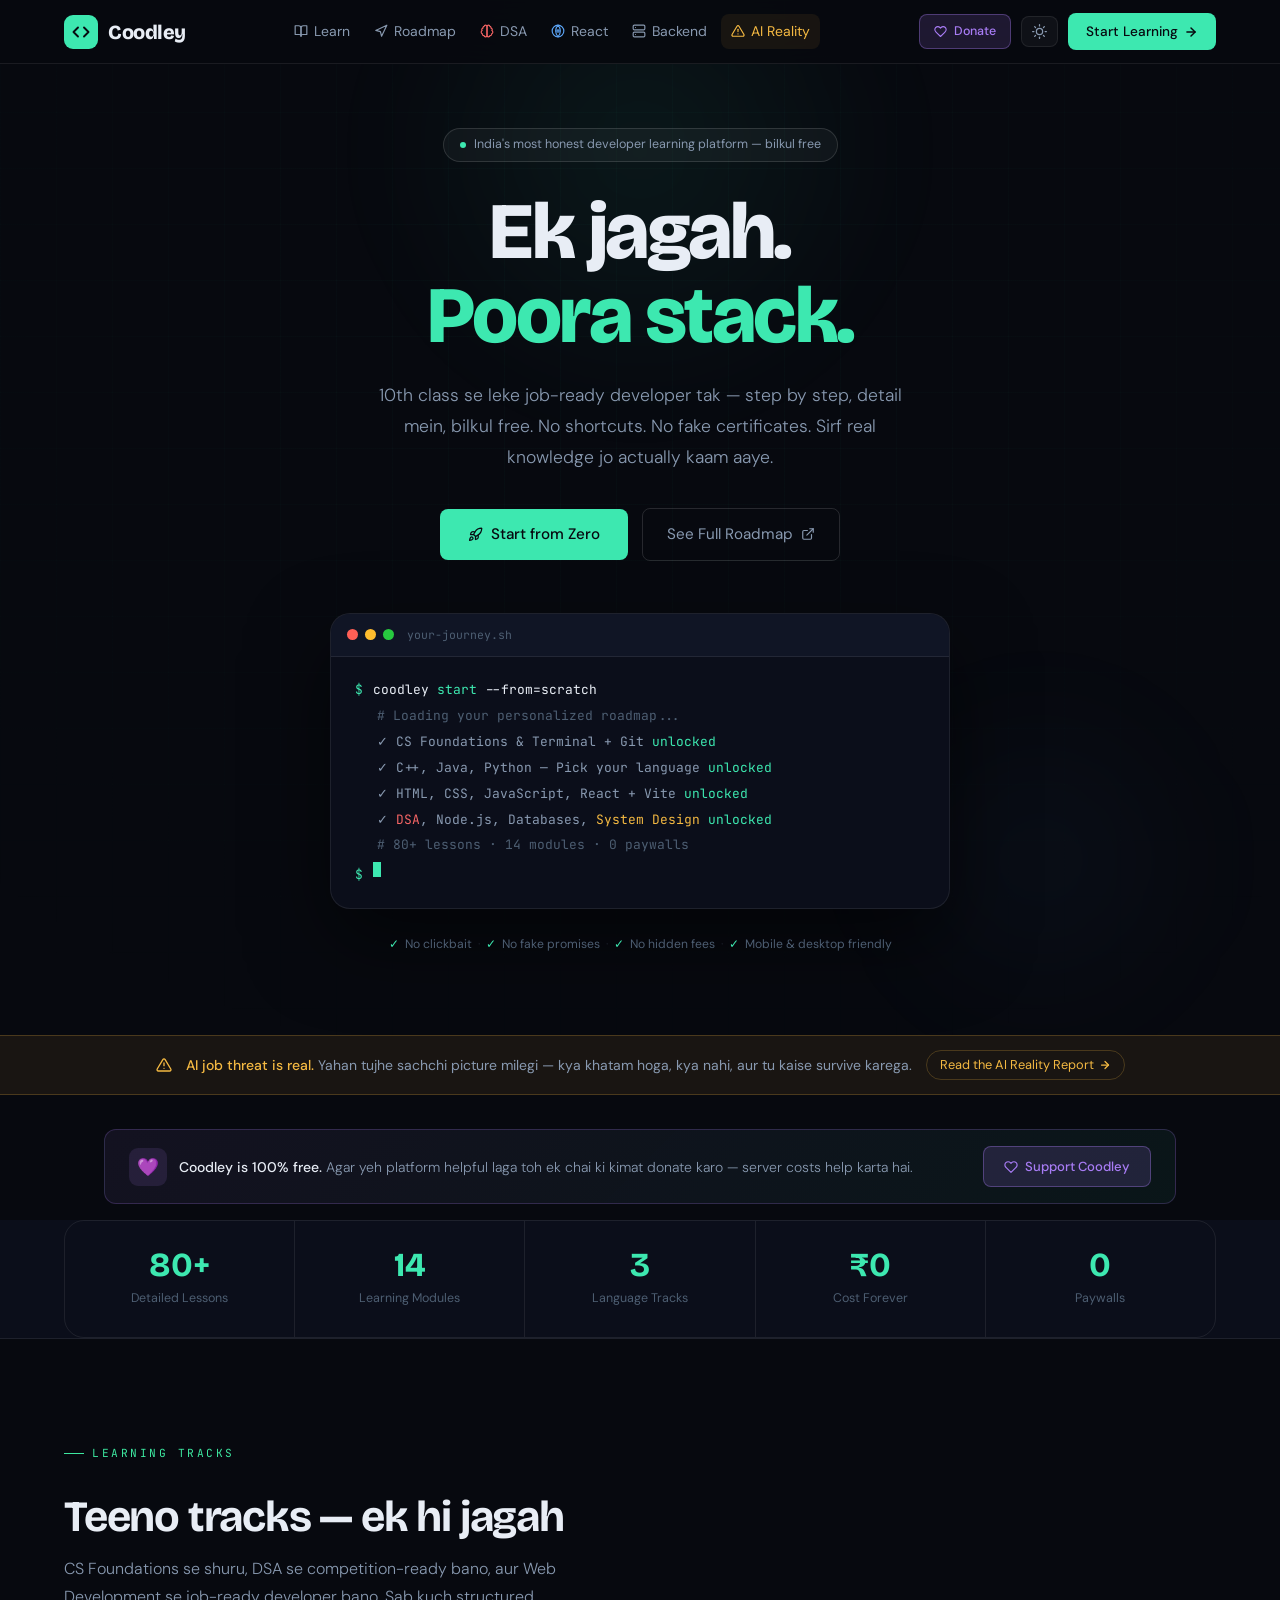
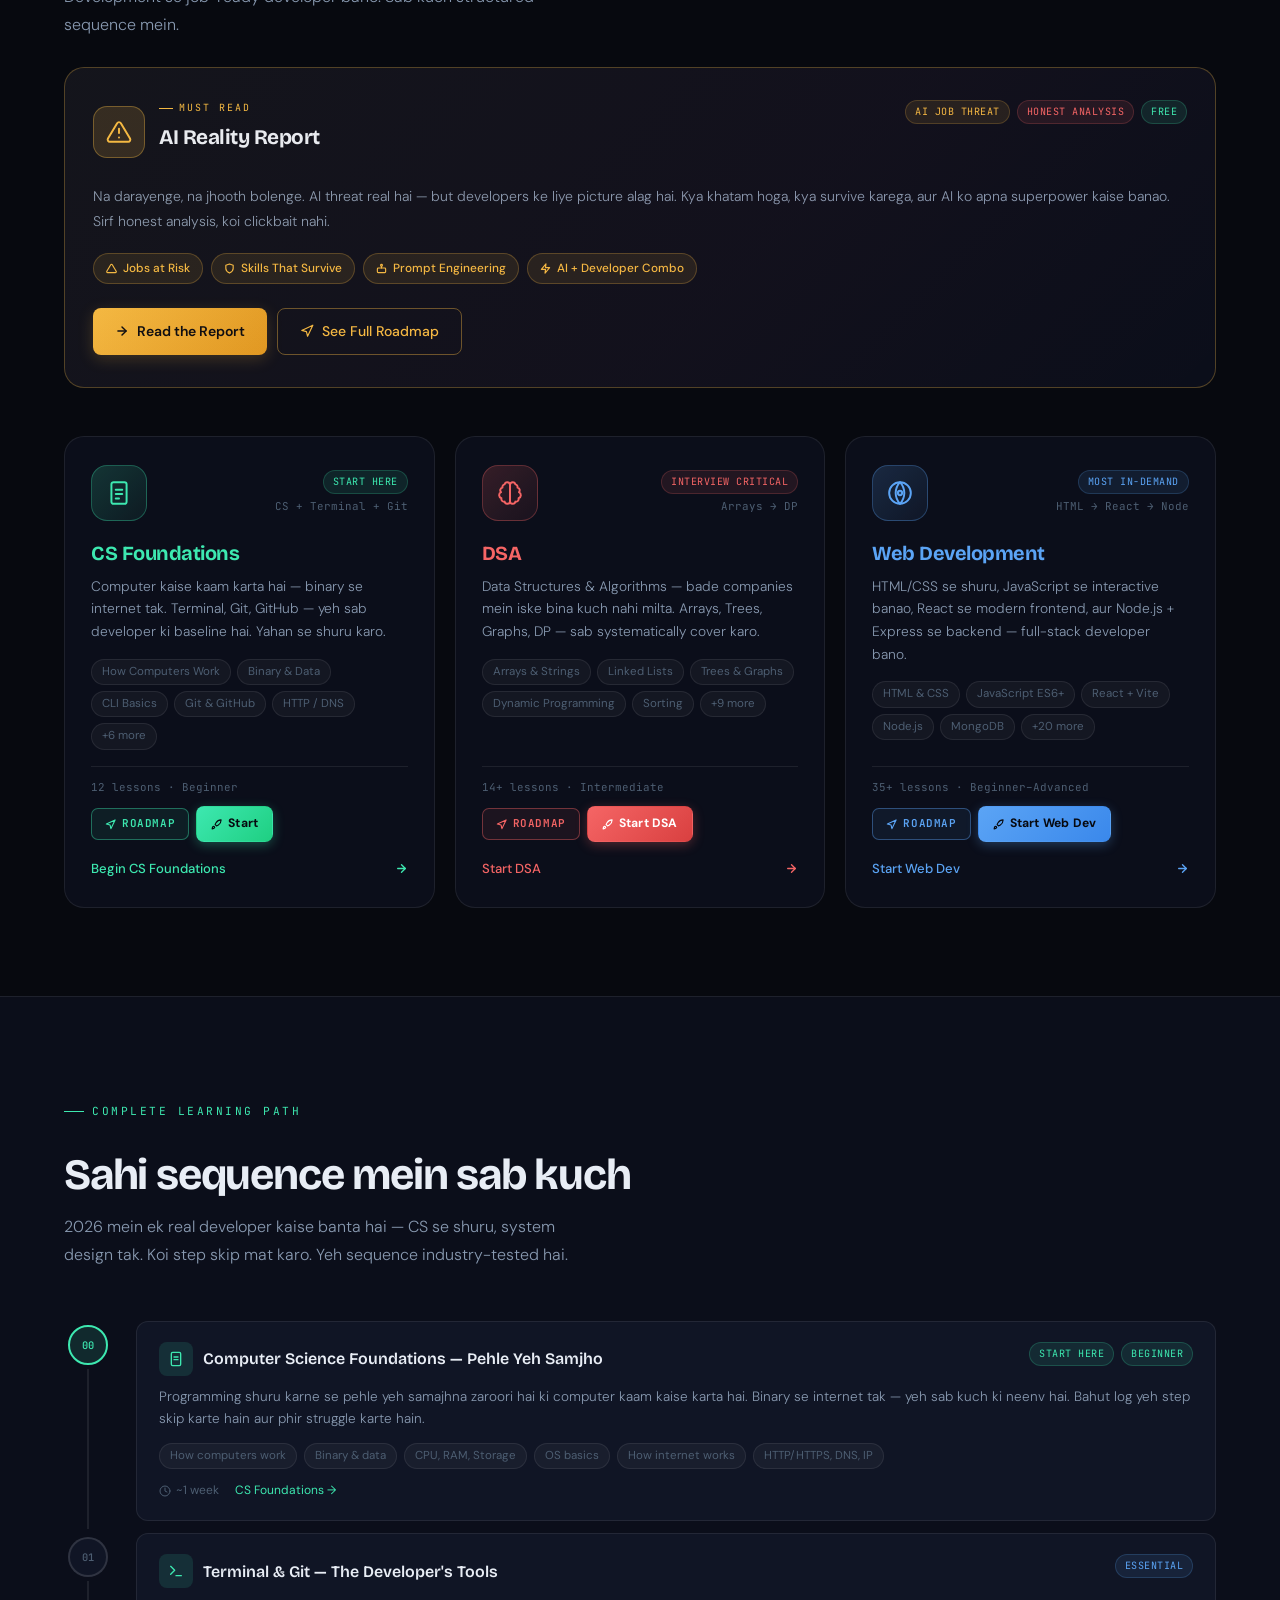
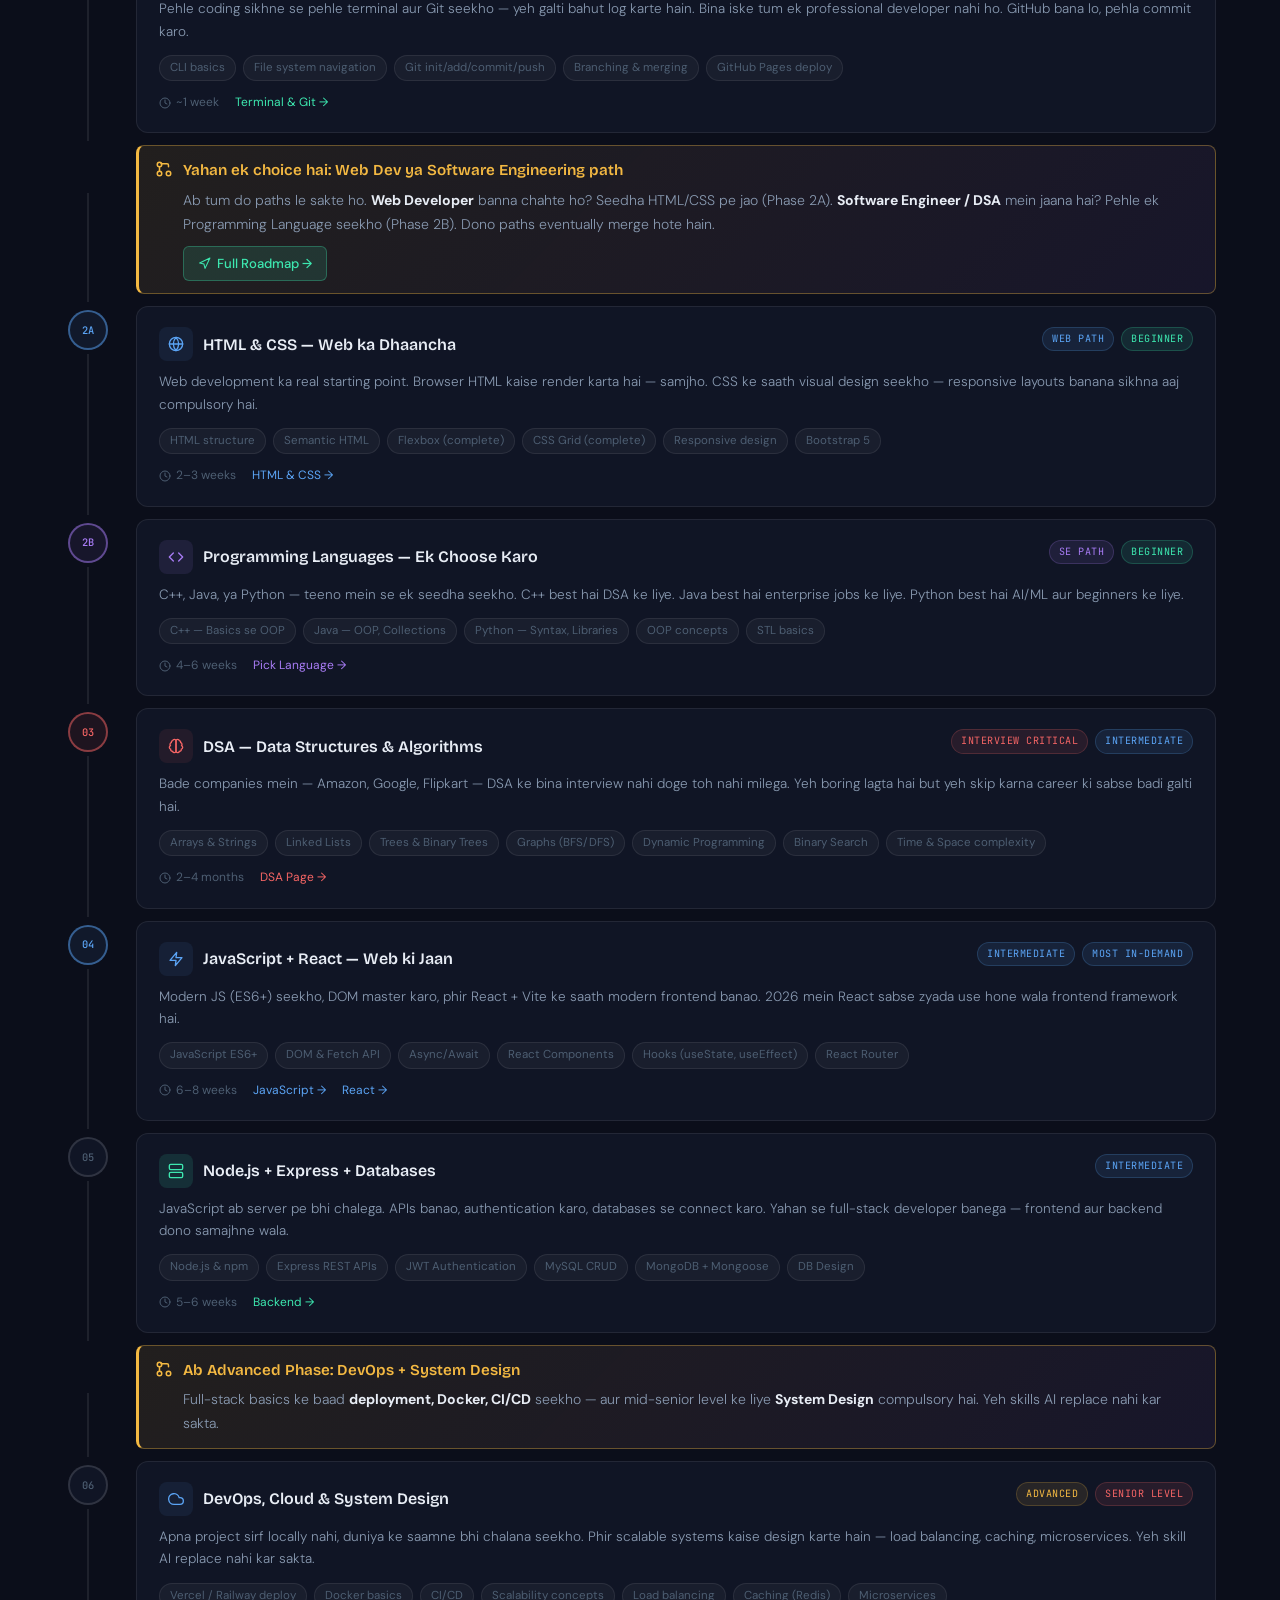
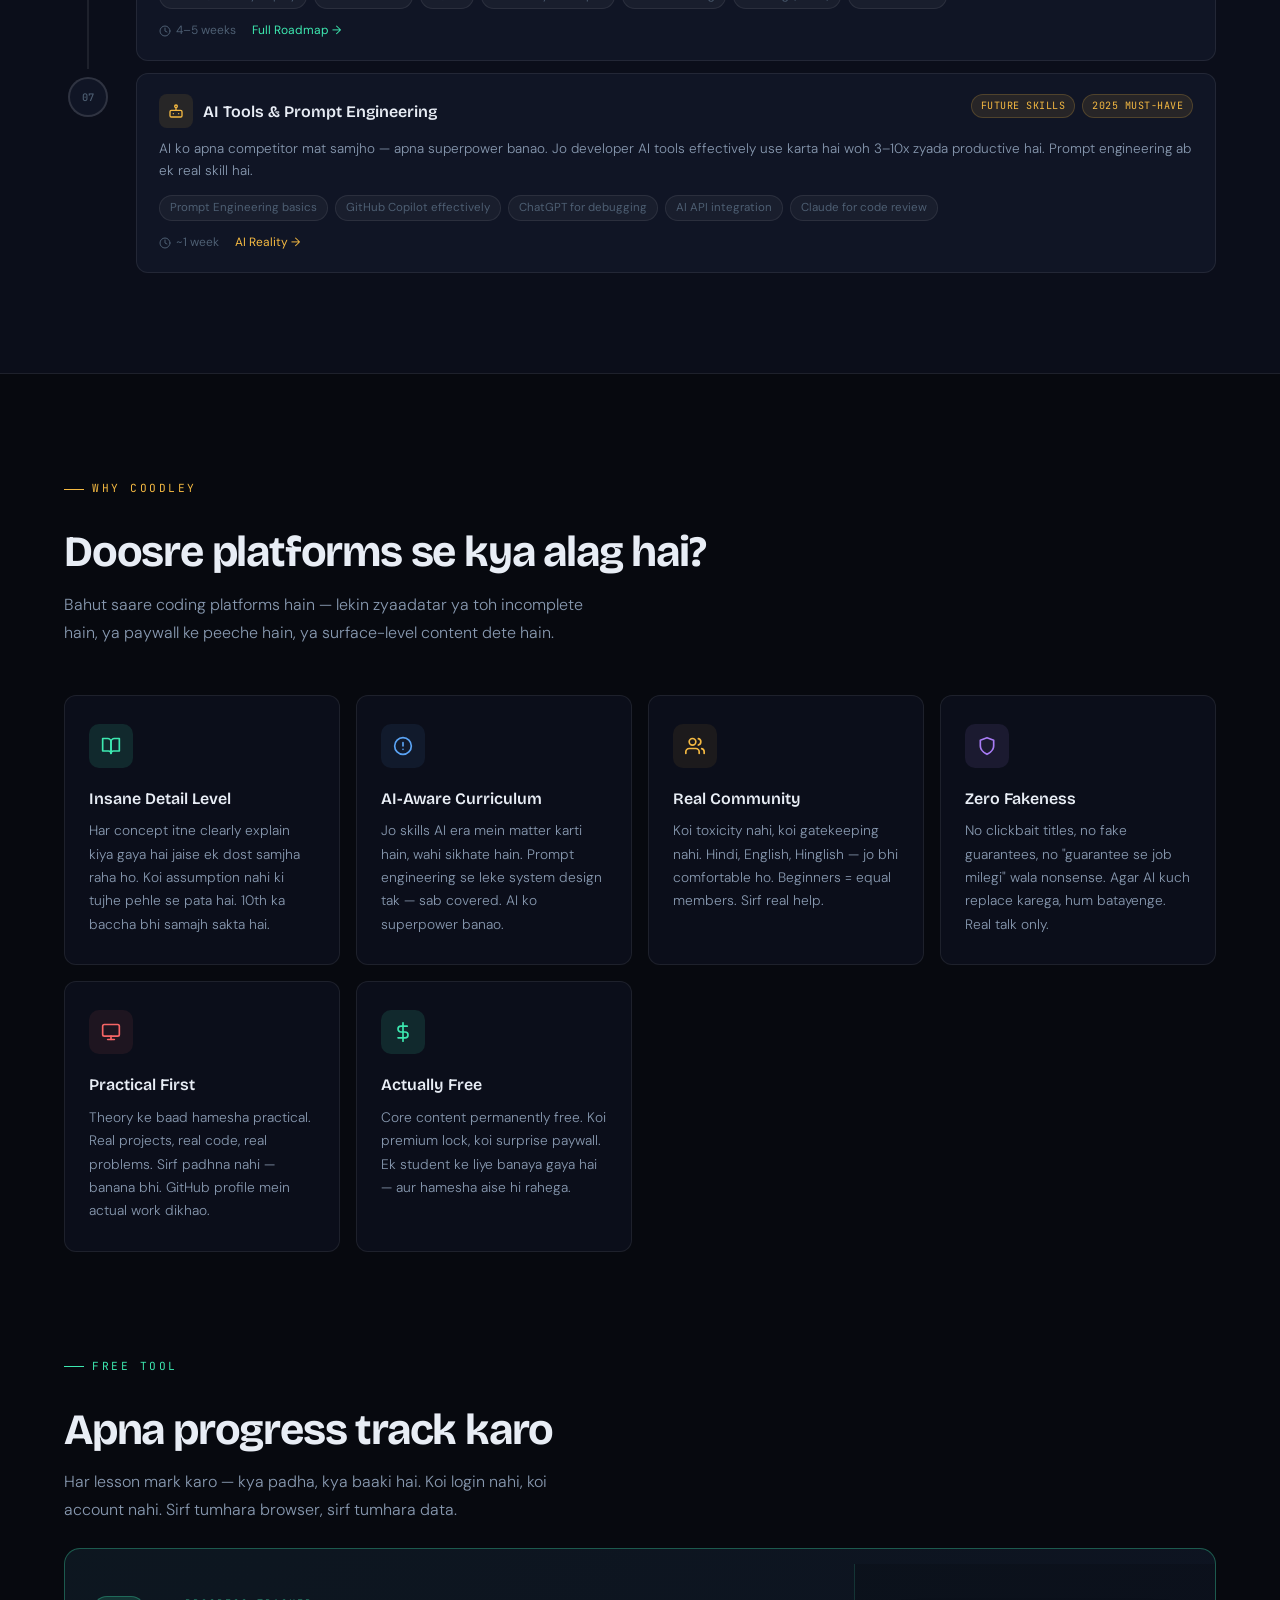
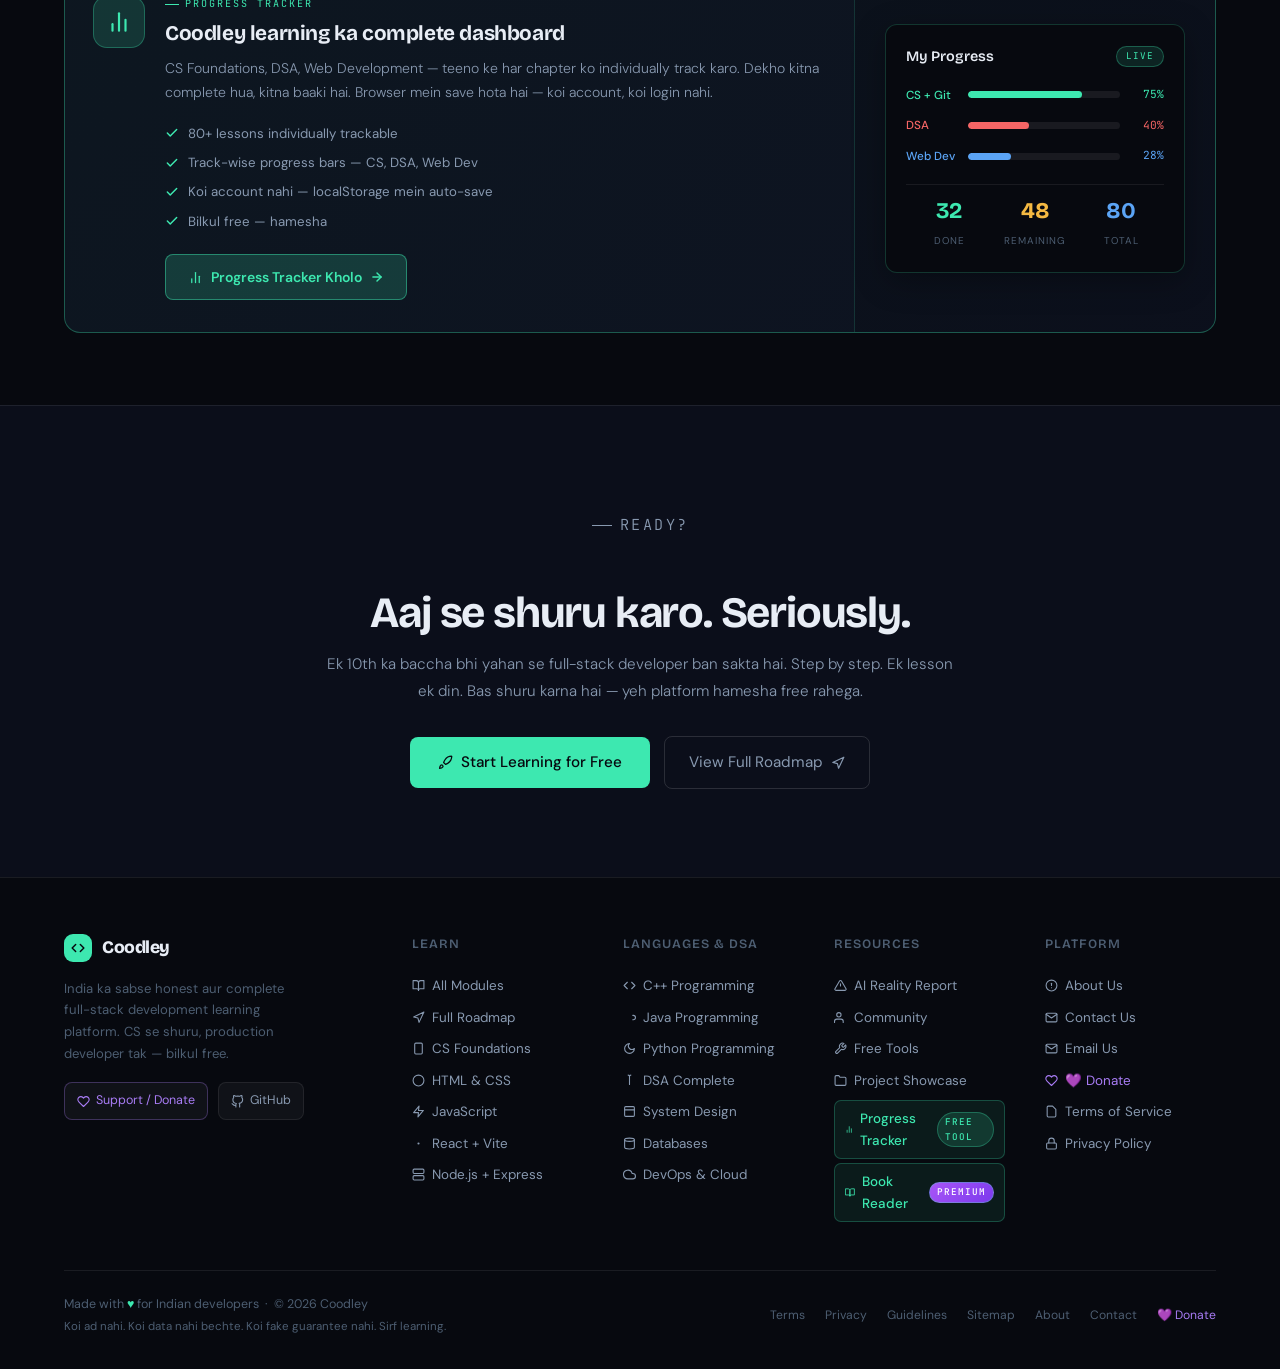
<file: index.html>
<!DOCTYPE html>
<html lang="en" data-theme="dark">
<head>
  <meta charset="UTF-8" />
  <meta name="viewport" content="width=device-width, initial-scale=1.0" />
  <title>Coodley — India's #1 Free Full Stack Web Development Learning Platform</title>
  <meta name="description" content="India's most honest full-stack web development learning platform. Free step-by-step roadmap from CS basics to React, Node.js, DSA, System Design. No paywall. No fake promises. Built for Indian students." />
  <meta name="keywords" content="free coding course India, full stack developer India, learn web development free, JavaScript tutorial Hindi, DSA for beginners India, free programming course, Coodley, Indian developer platform, React Node.js free course" />
  <meta name="robots" content="index, follow" />
  <meta name="author" content="Coodley" />
  <link rel="canonical" href="https://raunakkarn555.github.io/coodley/" />
  <meta property="og:title" content="Coodley — India's Free Full Stack Learning Platform" />
  <meta property="og:description" content="From 10th grader to job-ready developer — completely free. India's most honest, sequenced full-stack development curriculum. No paywall. No clickbait." />
  <meta property="og:type" content="website" />
  <meta property="og:site_name" content="Coodley" />
  <meta name="twitter:card" content="summary_large_image" />
  <meta name="twitter:title" content="Coodley — India's Free Full Stack Learning Platform" />
  <meta name="twitter:description" content="Free full-stack development roadmap for Indian students. CS basics to System Design. No fees. No BS." />

  <!-- Google Fonts -->
  <link rel="preconnect" href="https://fonts.googleapis.com" />
  <link rel="preconnect" href="https://fonts.gstatic.com" crossorigin />
  <link href="https://fonts.googleapis.com/css2?family=Bricolage+Grotesque:opsz,wght@12..96,400;12..96,500;12..96,600;12..96,700;12..96,800&family=DM+Sans:ital,opsz,wght@0,9..40,300;0,9..40,400;0,9..40,500;1,9..40,300&family=JetBrains+Mono:wght@400;500&display=swap" rel="stylesheet" />

  <!-- Global Stylesheet -->
  <link rel="stylesheet" href="assets/css/main.css" />

  <script type="application/ld+json">
  {
    "@context": "https://schema.org",
    "@type": "WebSite",
    "name": "Coodley",
    "url": "https://raunakkarn555.github.io/coodley/",
    "description": "India's most honest free full-stack web development learning platform.",
    "publisher": {"@type": "Organization", "name": "Coodley", "url": "https://raunakkarn555.github.io/coodley/"}
  }
  </script>
</head>
<body>

<!-- ══════════════════════════════
     NAVBAR
══════════════════════════════ -->
<nav>
  <a href="index.html" class="nav-logo">
    <div class="logo-mark">
      <svg width="18" height="18" viewBox="0 0 24 24" fill="none" stroke="currentColor" stroke-width="2.5" stroke-linecap="round" stroke-linejoin="round"><polyline points="16 18 22 12 16 6"/><polyline points="8 6 2 12 8 18"/></svg>
    </div>
    Coodley
  </a>

  <ul class="nav-links">
    <li><a href="learn/index.html">
      <svg width="14" height="14" viewBox="0 0 24 24" fill="none" stroke="currentColor" stroke-width="2" stroke-linecap="round" stroke-linejoin="round"><path d="M2 3h6a4 4 0 0 1 4 4v14a3 3 0 0 0-3-3H2z"/><path d="M22 3h-6a4 4 0 0 0-4 4v14a3 3 0 0 1 3-3h7z"/></svg>
      Learn</a></li>
    <li><a href="learn/roadmap.html">
      <svg width="14" height="14" viewBox="0 0 24 24" fill="none" stroke="currentColor" stroke-width="2" stroke-linecap="round" stroke-linejoin="round"><polygon points="3 11 22 2 13 21 11 13 3 11"/></svg>
      Roadmap</a></li>
    <li><a href="learn/dsa/index.html">
      <svg width="14" height="14" viewBox="0 0 24 24" fill="none" stroke="#f56565" stroke-width="2" stroke-linecap="round" stroke-linejoin="round"><path d="M9.5 2A2.5 2.5 0 0 1 12 4.5v15a2.5 2.5 0 0 1-4.96.44 2.5 2.5 0 0 1-2.96-3.08 3 3 0 0 1-.34-5.58 2.5 2.5 0 0 1 1.32-4.24 2.5 2.5 0 0 1 1.98-3A2.5 2.5 0 0 1 9.5 2Z"/><path d="M14.5 2A2.5 2.5 0 0 0 12 4.5v15a2.5 2.5 0 0 0 4.96.44 2.5 2.5 0 0 0 2.96-3.08 3 3 0 0 0 .34-5.58 2.5 2.5 0 0 0-1.32-4.24 2.5 2.5 0 0 0-1.98-3A2.5 2.5 0 0 0 14.5 2Z"/></svg>
      DSA</a></li>
    <li><a href="learn/react/index.html">
      <svg width="14" height="14" viewBox="0 0 24 24" fill="none" stroke="#5ba4f5" stroke-width="2" stroke-linecap="round" stroke-linejoin="round"><circle cx="12" cy="12" r="2"/><path d="M12 2a15.3 15.3 0 0 1 4 10 15.3 15.3 0 0 1-4 10 15.3 15.3 0 0 1-4-10 15.3 15.3 0 0 1 4-10z"/><circle cx="12" cy="12" r="10"/></svg>
      React</a></li>
    <li><a href="learn/backend/index.html">
      <svg width="14" height="14" viewBox="0 0 24 24" fill="none" stroke="currentColor" stroke-width="2" stroke-linecap="round" stroke-linejoin="round"><rect x="2" y="2" width="20" height="8" rx="2"/><rect x="2" y="14" width="20" height="8" rx="2"/><line x1="6" y1="6" x2="6.01" y2="6"/><line x1="6" y1="18" x2="6.01" y2="18"/></svg>
      Backend</a></li>
    <li><a href="ai-reality/index.html" class="ai-link">
      <svg width="14" height="14" viewBox="0 0 24 24" fill="none" stroke="currentColor" stroke-width="2" stroke-linecap="round" stroke-linejoin="round"><path d="M10.29 3.86L1.82 18a2 2 0 0 0 1.71 3h16.94a2 2 0 0 0 1.71-3L13.71 3.86a2 2 0 0 0-3.42 0z"/><line x1="12" y1="9" x2="12" y2="13"/><line x1="12" y1="17" x2="12.01" y2="17"/></svg>
      AI Reality</a></li>
  </ul>

  <div class="nav-right">
    <a href="donate.html" class="btn-donate" style="padding:7px 14px;font-size:.78rem;">
      <svg width="13" height="13" viewBox="0 0 24 24" fill="none" stroke="currentColor" stroke-width="2" stroke-linecap="round" stroke-linejoin="round"><path d="M20.84 4.61a5.5 5.5 0 0 0-7.78 0L12 5.67l-1.06-1.06a5.5 5.5 0 0 0-7.78 7.78l1.06 1.06L12 21.23l7.78-7.78 1.06-1.06a5.5 5.5 0 0 0 0-7.78z"/></svg>
      Donate
    </a>
    <button class="theme-toggle" id="themeToggle" aria-label="Toggle theme">
      <svg id="themeIcon" width="15" height="15" viewBox="0 0 24 24" fill="none" stroke="currentColor" stroke-width="2" stroke-linecap="round" stroke-linejoin="round">
        <circle cx="12" cy="12" r="5"/>
        <line x1="12" y1="1" x2="12" y2="3"/><line x1="12" y1="21" x2="12" y2="23"/>
        <line x1="4.22" y1="4.22" x2="5.64" y2="5.64"/><line x1="18.36" y1="18.36" x2="19.78" y2="19.78"/>
        <line x1="1" y1="12" x2="3" y2="12"/><line x1="21" y1="12" x2="23" y2="12"/>
        <line x1="4.22" y1="19.78" x2="5.64" y2="18.36"/><line x1="18.36" y1="5.64" x2="19.78" y2="4.22"/>
      </svg>
    </button>
    <a href="learn/index.html" class="btn-nav mobile-only-start">
      Start Learning
      <svg width="14" height="14" viewBox="0 0 24 24" fill="none" stroke="currentColor" stroke-width="2.5" stroke-linecap="round" stroke-linejoin="round"><line x1="5" y1="12" x2="19" y2="12"/><polyline points="12 5 19 12 12 19"/></svg>
    </a>
    <button class="nav-hamburger" id="hamburger" aria-label="Toggle navigation menu" aria-expanded="false" aria-controls="mobileMenu" onclick="toggleMobileMenu()">
      <svg id="hamburgerIcon" width="18" height="18" viewBox="0 0 24 24" fill="none" stroke="currentColor" stroke-width="2" stroke-linecap="round" stroke-linejoin="round"><line x1="3" y1="6" x2="21" y2="6"/><line x1="3" y1="12" x2="21" y2="12"/><line x1="3" y1="18" x2="21" y2="18"/></svg>
    </button>
  </div>
</nav>

<!-- Mobile Nav Overlay -->
<div class="mobile-nav-overlay" id="mobileOverlay" onclick="toggleMobileMenu()"></div>

<!-- Mobile Nav Menu -->
<div class="nav-mobile-menu" id="mobileMenu" aria-label="Mobile Navigation">
  <a href="learn/index.html">
    <svg width="15" height="15" viewBox="0 0 24 24" fill="none" stroke="currentColor" stroke-width="2" stroke-linecap="round" stroke-linejoin="round"><path d="M2 3h6a4 4 0 0 1 4 4v14a3 3 0 0 0-3-3H2z"/><path d="M22 3h-6a4 4 0 0 0-4 4v14a3 3 0 0 1 3-3h7z"/></svg>
    Learn
  </a>
  <a href="learn/roadmap.html">
    <svg width="15" height="15" viewBox="0 0 24 24" fill="none" stroke="currentColor" stroke-width="2" stroke-linecap="round" stroke-linejoin="round"><polygon points="3 11 22 2 13 21 11 13 3 11"/></svg>
    Roadmap
  </a>
  <a href="learn/dsa/index.html">
    <svg width="15" height="15" viewBox="0 0 24 24" fill="none" stroke="#f56565" stroke-width="2" stroke-linecap="round" stroke-linejoin="round"><path d="M9.5 2A2.5 2.5 0 0 1 12 4.5v15a2.5 2.5 0 0 1-4.96.44 2.5 2.5 0 0 1-2.96-3.08 3 3 0 0 1-.34-5.58 2.5 2.5 0 0 1 1.32-4.24 2.5 2.5 0 0 1 1.98-3A2.5 2.5 0 0 1 9.5 2Z"/><path d="M14.5 2A2.5 2.5 0 0 0 12 4.5v15a2.5 2.5 0 0 0 4.96.44 2.5 2.5 0 0 0 2.96-3.08 3 3 0 0 0 .34-5.58 2.5 2.5 0 0 0-1.32-4.24 2.5 2.5 0 0 0-1.98-3A2.5 2.5 0 0 0 14.5 2Z"/></svg>
    DSA
  </a>
  <a href="learn/react/index.html">
    <svg width="15" height="15" viewBox="0 0 24 24" fill="none" stroke="#5ba4f5" stroke-width="2" stroke-linecap="round" stroke-linejoin="round"><circle cx="12" cy="12" r="2"/><circle cx="12" cy="12" r="10"/></svg>
    React + Vite
  </a>
  <a href="learn/backend/index.html">
    <svg width="15" height="15" viewBox="0 0 24 24" fill="none" stroke="currentColor" stroke-width="2" stroke-linecap="round" stroke-linejoin="round"><rect x="2" y="2" width="20" height="8" rx="2"/><rect x="2" y="14" width="20" height="8" rx="2"/></svg>
    Backend / Node.js
  </a>
  <a href="ai-reality/index.html" class="ai-link">
    <svg width="15" height="15" viewBox="0 0 24 24" fill="none" stroke="currentColor" stroke-width="2" stroke-linecap="round" stroke-linejoin="round"><path d="M10.29 3.86L1.82 18a2 2 0 0 0 1.71 3h16.94a2 2 0 0 0 1.71-3L13.71 3.86a2 2 0 0 0-3.42 0z"/><line x1="12" y1="9" x2="12" y2="13"/><line x1="12" y1="17" x2="12.01" y2="17"/></svg>
    AI Reality
  </a>
  <a href="community/index.html">
    <svg width="15" height="15" viewBox="0 0 24 24" fill="none" stroke="currentColor" stroke-width="2" stroke-linecap="round" stroke-linejoin="round"><path d="M17 21v-2a4 4 0 0 0-4-4H5a4 4 0 0 0-4 4v2"/><circle cx="9" cy="7" r="4"/><path d="M23 21v-2a4 4 0 0 0-3-3.87"/><path d="M16 3.13a4 4 0 0 1 0 7.75"/></svg>
    Community
  </a>
  <a href="tools/progress-tracker.html">
    <svg width="15" height="15" viewBox="0 0 24 24" fill="none" stroke="currentColor" stroke-width="2" stroke-linecap="round" stroke-linejoin="round"><line x1="18" y1="20" x2="18" y2="10"/><line x1="12" y1="20" x2="12" y2="4"/><line x1="6" y1="20" x2="6" y2="14"/></svg>
    Progress Tracker
  </a>
  <div class="mobile-divider"></div>
  <div class="mobile-actions">
    <a href="donate.html" class="btn-donate" style="font-size:.82rem;padding:8px 16px;">
      <svg width="13" height="13" viewBox="0 0 24 24" fill="none" stroke="currentColor" stroke-width="2" stroke-linecap="round" stroke-linejoin="round"><path d="M20.84 4.61a5.5 5.5 0 0 0-7.78 0L12 5.67l-1.06-1.06a5.5 5.5 0 0 0-7.78 7.78l1.06 1.06L12 21.23l7.78-7.78 1.06-1.06a5.5 5.5 0 0 0 0-7.78z"/></svg>
      Donate
    </a>

    <a href="learn/index.html" class="btn-nav mobile-start-btn">
  Start Learning
  <svg width="14" height="14" viewBox="0 0 24 24" fill="none" stroke="currentColor" stroke-width="2.5" stroke-linecap="round" stroke-linejoin="round">
    <line x1="5" y1="12" x2="19" y2="12"/>
    <polyline points="12 5 19 12 12 19"/>
  </svg>
</a>

  </div>
</div>


<!-- ══════════════════════════════
     HERO
══════════════════════════════ -->
<section class="hero">
  <div class="hero-grid"></div>
  <div class="hero-orb1"></div>
  <div class="hero-orb2"></div>

  <div class="hero-badge">
    <span class="dot"></span>
    India's most honest developer learning platform — bilkul free
  </div>

  <h1>
    Ek jagah.<br />
    <span class="hl">Poora stack.</span>
  </h1>

  <p class="hero-sub">
    10th class se leke job-ready developer tak — step by step, detail mein, bilkul free.
    No shortcuts. No fake certificates. Sirf real knowledge jo actually kaam aaye.
  </p>

  <div class="hero-ctas">
    <a href="learn/index.html" class="btn-primary">
      <svg width="15" height="15" viewBox="0 0 24 24" fill="none" stroke="currentColor" stroke-width="2" stroke-linecap="round" stroke-linejoin="round"><path d="M4.5 16.5c-1.5 1.26-2 5-2 5s3.74-.5 5-2c.71-.84.7-2.13-.09-2.91a2.18 2.18 0 0 0-2.91-.09z"/><path d="m12 15-3-3a22 22 0 0 1 2-3.95A12.88 12.88 0 0 1 22 2c0 2.72-.78 7.5-6 11a22.35 22.35 0 0 1-4 2z"/><path d="M9 12H4s.55-3.03 2-4c1.62-1.08 5 0 5 0"/><path d="M12 15v5s3.03-.55 4-2c1.08-1.62 0-5 0-5"/></svg>
      Start from Zero
    </a>
    <a href="learn/roadmap.html" class="btn-ghost">
      See Full Roadmap
      <svg width="14" height="14" viewBox="0 0 24 24" fill="none" stroke="currentColor" stroke-width="2" stroke-linecap="round" stroke-linejoin="round"><path d="M18 13v6a2 2 0 0 1-2 2H5a2 2 0 0 1-2-2V8a2 2 0 0 1 2-2h6"/><polyline points="15 3 21 3 21 9"/><line x1="10" y1="14" x2="21" y2="3"/></svg>
    </a>
  </div>

  <!-- Terminal window -->
  <div class="hero-terminal">
    <div class="terminal-bar">
      <div class="t-dot r"></div><div class="t-dot y"></div><div class="t-dot g"></div>
      <span class="terminal-title">your-journey.sh</span>
    </div>
    <div class="terminal-body">
      <div class="t-line">
        <span class="t-prompt">$</span>
        <span>coodley <span class="t-hl-g">start</span> --from=scratch</span>
      </div>
      <div class="t-out t-comment"># Loading your personalized roadmap...</div>
      <div class="t-out">✓ CS Foundations &amp; Terminal + Git <span class="t-hl-g">unlocked</span></div>
      <div class="t-out">✓ C++, Java, Python — Pick your language <span class="t-hl-g">unlocked</span></div>
      <div class="t-out">✓ HTML, CSS, JavaScript, React + Vite <span class="t-hl-g">unlocked</span></div>
      <div class="t-out">✓ <span class="t-hl-r">DSA</span>, Node.js, Databases, <span class="t-hl-a">System Design</span> <span class="t-hl-g">unlocked</span></div>
      <div class="t-out t-comment"># 80+ lessons · 14 modules · 0 paywalls</div>
      <div class="t-line" style="margin-top:4px">
        <span class="t-prompt">$</span>
        <span class="t-cursor"></span>
      </div>
    </div>
  </div>

  <p class="hero-trust">
    <span class="check">✓</span> No clickbait
    <span class="sep">·</span>
    <span class="check">✓</span> No fake promises
    <span class="sep">·</span>
    <span class="check">✓</span> No hidden fees
    <span class="sep">·</span>
    <span class="check">✓</span> Mobile &amp; desktop friendly
  </p>
</section>

<!-- ══════════════════════════════
     ALERT BANNER
══════════════════════════════ -->
<div class="alert-banner">
  <svg width="16" height="16" viewBox="0 0 24 24" fill="none" stroke="#f4b942" stroke-width="2" stroke-linecap="round" stroke-linejoin="round" style="flex-shrink:0"><path d="M10.29 3.86L1.82 18a2 2 0 0 0 1.71 3h16.94a2 2 0 0 0 1.71-3L13.71 3.86a2 2 0 0 0-3.42 0z"/><line x1="12" y1="9" x2="12" y2="13"/><line x1="12" y1="17" x2="12.01" y2="17"/></svg>
  <p class="alert-banner-text">
    <strong>AI job threat is real.</strong>
    Yahan tujhe sachchi picture milegi — kya khatam hoga, kya nahi, aur tu kaise survive karega.
  </p>
  <a href="ai-reality/index.html" class="alert-banner-link">
    Read the AI Reality Report
    <svg width="12" height="12" viewBox="0 0 24 24" fill="none" stroke="currentColor" stroke-width="2.5" stroke-linecap="round" stroke-linejoin="round"><line x1="5" y1="12" x2="19" y2="12"/><polyline points="12 5 19 12 12 19"/></svg>
  </a>
</div>

<!-- ══════════════════════════════
     DONATE BANNER
══════════════════════════════ -->
<div class="donate-banner-wrap">
  <div class="donate-banner-inner">
    <div class="donate-banner-left">
      <div class="donate-banner-icon">💜</div>
      <p class="donate-banner-text"><strong>Coodley is 100% free.</strong> Agar yeh platform helpful laga toh ek chai ki kimat donate karo — server costs help karta hai.</p>
    </div>
    <a href="donate.html" class="btn-donate">
      <svg width="14" height="14" viewBox="0 0 24 24" fill="none" stroke="currentColor" stroke-width="2" stroke-linecap="round" stroke-linejoin="round"><path d="M20.84 4.61a5.5 5.5 0 0 0-7.78 0L12 5.67l-1.06-1.06a5.5 5.5 0 0 0-7.78 7.78l1.06 1.06L12 21.23l7.78-7.78 1.06-1.06a5.5 5.5 0 0 0 0-7.78z"/></svg>
      Support Coodley
    </a>
  </div>
</div>

<!-- ══════════════════════════════
     STATS BAR
══════════════════════════════ -->
<section class="stats-bar-section">
  <div class="container">
    <div class="stats-bar">
      <div class="stat-item">
        <div class="stat-num">80+</div>
        <div class="stat-label">Detailed Lessons</div>
      </div>
      <div class="stat-item">
        <div class="stat-num">14</div>
        <div class="stat-label">Learning Modules</div>
      </div>
      <div class="stat-item">
        <div class="stat-num">3</div>
        <div class="stat-label">Language Tracks</div>
      </div>
      <div class="stat-item">
        <div class="stat-num">₹0</div>
        <div class="stat-label">Cost Forever</div>
      </div>
      <div class="stat-item">
        <div class="stat-num">0</div>
        <div class="stat-label">Paywalls</div>
      </div>
    </div>
  </div>
</section>

<!-- ══════════════════════════════
     TRACK CARDS (mirrors NEETopia subject cards)
══════════════════════════════ -->
<section class="subjects-section">
  <div class="container">

    <div class="reveal">
      <p class="section-eyebrow green">Learning Tracks</p>
      <h2 class="section-title">Teeno tracks — ek hi jagah</h2>
      <p class="section-sub">CS Foundations se shuru, DSA se competition-ready bano, aur Web Development se job-ready developer bano. Sab kuch structured sequence mein.</p>
    </div>

    <!-- AI Reality Feature Card (mirrors QP feature card) -->
    <div style="margin-top:28px;margin-bottom:28px;" class="reveal">
      <div class="qp-feature-card">
        <div class="qp-card-header">
          <div style="display:flex;align-items:center;gap:14px;">
            <div class="qp-card-icon">
              <svg width="26" height="26" viewBox="0 0 24 24" fill="none" stroke="currentColor" stroke-width="1.8" stroke-linecap="round" stroke-linejoin="round">
                <path d="M10.29 3.86L1.82 18a2 2 0 0 0 1.71 3h16.94a2 2 0 0 0 1.71-3L13.71 3.86a2 2 0 0 0-3.42 0z"/>
                <line x1="12" y1="9" x2="12" y2="13"/><line x1="12" y1="17" x2="12.01" y2="17"/>
              </svg>
            </div>
            <div>
              <p style="font-family:var(--font-mono);font-size:.62rem;color:var(--amber);text-transform:uppercase;letter-spacing:2px;margin-bottom:5px;display:flex;align-items:center;gap:6px;">
                <span style="display:inline-block;width:14px;height:1px;background:currentColor;"></span>
                Must Read
              </p>
              <div class="qp-card-title">AI Reality Report</div>
            </div>
          </div>
          <div class="qp-card-badges">
            <span class="badge badge-amber">AI Job Threat</span>
            <span class="badge badge-red">Honest Analysis</span>
            <span class="badge badge-green">Free</span>
          </div>
        </div>

        <p class="qp-card-desc">Na darayenge, na jhooth bolenge. AI threat real hai — but developers ke liye picture alag hai. Kya khatam hoga, kya survive karega, aur AI ko apna superpower kaise banao. Sirf honest analysis, koi clickbait nahi.</p>

        <div class="qp-feature-pills">
          <span class="qp-pill">
            <svg width="11" height="11" viewBox="0 0 24 24" fill="none" stroke="currentColor" stroke-width="2.5" stroke-linecap="round" stroke-linejoin="round"><path d="M10.29 3.86L1.82 18a2 2 0 0 0 1.71 3h16.94a2 2 0 0 0 1.71-3L13.71 3.86a2 2 0 0 0-3.42 0z"/></svg>
            Jobs at Risk
          </span>
          <span class="qp-pill">
            <svg width="11" height="11" viewBox="0 0 24 24" fill="none" stroke="currentColor" stroke-width="2.5" stroke-linecap="round" stroke-linejoin="round"><path d="M12 22s8-4 8-10V5l-8-3-8 3v7c0 6 8 10 8 10z"/></svg>
            Skills That Survive
          </span>
          <span class="qp-pill">
            <svg width="11" height="11" viewBox="0 0 24 24" fill="none" stroke="currentColor" stroke-width="2.5" stroke-linecap="round" stroke-linejoin="round"><rect x="3" y="11" width="18" height="10" rx="2"/><circle cx="12" cy="5" r="2"/><path d="M12 7v4"/></svg>
            Prompt Engineering
          </span>
          <span class="qp-pill">
            <svg width="11" height="11" viewBox="0 0 24 24" fill="none" stroke="currentColor" stroke-width="2.5" stroke-linecap="round" stroke-linejoin="round"><polygon points="13 2 3 14 12 14 11 22 21 10 12 10 13 2"/></svg>
            AI + Developer Combo
          </span>
        </div>

        <div class="qp-card-ctas">
          <a href="ai-reality/index.html" class="btn-qp-primary">
            <svg width="14" height="14" viewBox="0 0 24 24" fill="none" stroke="currentColor" stroke-width="2.5" stroke-linecap="round" stroke-linejoin="round"><line x1="5" y1="12" x2="19" y2="12"/><polyline points="12 5 19 12 12 19"/></svg>
            Read the Report
          </a>
          <a href="learn/roadmap.html" class="btn-qp-outline">
            <svg width="14" height="14" viewBox="0 0 24 24" fill="none" stroke="currentColor" stroke-width="2" stroke-linecap="round" stroke-linejoin="round"><polygon points="3 11 22 2 13 21 11 13 3 11"/></svg>
            See Full Roadmap
          </a>
        </div>
      </div>
    </div>

    <div class="subjects-grid">

      <!-- ── CS Foundations ── -->
      <div class="subject-card cs reveal" onclick="window.location='learn/computer-science/index.html'" style="cursor:pointer">
        <div class="subject-card-top">
          <div class="subject-icon-wrap cs">
            <svg width="26" height="26" viewBox="0 0 24 24" fill="none" stroke="#3de8b0" stroke-width="1.8" stroke-linecap="round" stroke-linejoin="round">
              <rect x="5" y="2" width="14" height="20" rx="2"/>
              <line x1="9" y1="9" x2="15" y2="9"/><line x1="9" y1="13" x2="15" y2="13"/><line x1="9" y1="17" x2="12" y2="17"/>
            </svg>
          </div>
          <div class="subject-card-meta-wrap">
            <span class="badge badge-green">Start Here</span>
            <span class="subject-card-meta">CS + Terminal + Git</span>
          </div>
        </div>
        <div class="subject-card-body">
          <h3 class="subject-name cs-txt">CS Foundations</h3>
          <p class="subject-desc">Computer kaise kaam karta hai — binary se internet tak. Terminal, Git, GitHub — yeh sab developer ki baseline hai. Yahan se shuru karo.</p>
        </div>
        <div class="subject-chapters">
          <span class="topic-pill">How Computers Work</span>
          <span class="topic-pill">Binary & Data</span>
          <span class="topic-pill">CLI Basics</span>
          <span class="topic-pill">Git & GitHub</span>
          <span class="topic-pill">HTTP / DNS</span>
          <span class="topic-pill">+6 more</span>
        </div>
        <div class="subject-card-footer">
          <span class="subject-chapter-count">12 lessons · Beginner</span>
          <div class="subject-card-actions">
            <a href="learn/roadmap.html" class="sc-btn sc-btn-outline cs-outline" onclick="event.stopPropagation()">
              <svg width="11" height="11" viewBox="0 0 24 24" fill="none" stroke="currentColor" stroke-width="2.5" stroke-linecap="round" stroke-linejoin="round"><polygon points="3 11 22 2 13 21 11 13 3 11"/></svg>
              Roadmap
            </a>
            <a href="learn/computer-science/index.html" class="sc-btn sc-btn-practice cs-prac" onclick="event.stopPropagation()">
              <svg width="11" height="11" viewBox="0 0 24 24" fill="none" stroke="currentColor" stroke-width="2.5" stroke-linecap="round" stroke-linejoin="round"><path d="M4.5 16.5c-1.5 1.26-2 5-2 5s3.74-.5 5-2c.71-.84.7-2.13-.09-2.91a2.18 2.18 0 0 0-2.91-.09z"/><path d="m12 15-3-3a22 22 0 0 1 2-3.95A12.88 12.88 0 0 1 22 2c0 2.72-.78 7.5-6 11a22.35 22.35 0 0 1-4 2z"/></svg>
              Start
            </a>
          </div>
        </div>
        <div class="subject-cta">
          <a href="learn/computer-science/index.html" class="cs-txt" onclick="event.stopPropagation()" style="text-decoration:none;display:flex;align-items:center;gap:5px;font-weight:500;font-size:.82rem;">Begin CS Foundations</a>
          <svg width="13" height="13" viewBox="0 0 24 24" fill="none" stroke="#3de8b0" stroke-width="2.5" stroke-linecap="round" stroke-linejoin="round"><line x1="5" y1="12" x2="19" y2="12"/><polyline points="12 5 19 12 12 19"/></svg>
        </div>
      </div>

      <!-- ── DSA ── -->
      <div class="subject-card dsa reveal" onclick="window.location='learn/dsa/index.html'" style="cursor:pointer">
        <div class="subject-card-top">
          <div class="subject-icon-wrap dsa">
            <svg width="26" height="26" viewBox="0 0 24 24" fill="none" stroke="#f56565" stroke-width="1.8" stroke-linecap="round" stroke-linejoin="round">
              <path d="M9.5 2A2.5 2.5 0 0 1 12 4.5v15a2.5 2.5 0 0 1-4.96.44 2.5 2.5 0 0 1-2.96-3.08 3 3 0 0 1-.34-5.58 2.5 2.5 0 0 1 1.32-4.24 2.5 2.5 0 0 1 1.98-3A2.5 2.5 0 0 1 9.5 2Z"/>
              <path d="M14.5 2A2.5 2.5 0 0 0 12 4.5v15a2.5 2.5 0 0 0 4.96.44 2.5 2.5 0 0 0 2.96-3.08 3 3 0 0 0 .34-5.58 2.5 2.5 0 0 0-1.32-4.24 2.5 2.5 0 0 0-1.98-3A2.5 2.5 0 0 0 14.5 2Z"/>
            </svg>
          </div>
          <div class="subject-card-meta-wrap">
            <span class="badge badge-red">Interview Critical</span>
            <span class="subject-card-meta">Arrays → DP</span>
          </div>
        </div>
        <div class="subject-card-body">
          <h3 class="subject-name dsa-txt">DSA</h3>
          <p class="subject-desc">Data Structures & Algorithms — bade companies mein iske bina kuch nahi milta. Arrays, Trees, Graphs, DP — sab systematically cover karo.</p>
        </div>
        <div class="subject-chapters">
          <span class="topic-pill">Arrays & Strings</span>
          <span class="topic-pill">Linked Lists</span>
          <span class="topic-pill">Trees & Graphs</span>
          <span class="topic-pill">Dynamic Programming</span>
          <span class="topic-pill">Sorting</span>
          <span class="topic-pill">+9 more</span>
        </div>
        <div class="subject-card-footer">
          <span class="subject-chapter-count">14+ lessons · Intermediate</span>
          <div class="subject-card-actions">
            <a href="learn/roadmap.html" class="sc-btn sc-btn-outline dsa-outline" onclick="event.stopPropagation()">
              <svg width="11" height="11" viewBox="0 0 24 24" fill="none" stroke="currentColor" stroke-width="2.5" stroke-linecap="round" stroke-linejoin="round"><polygon points="3 11 22 2 13 21 11 13 3 11"/></svg>
              Roadmap
            </a>
            <a href="learn/dsa/index.html" class="sc-btn sc-btn-practice dsa-prac" onclick="event.stopPropagation()">
              <svg width="11" height="11" viewBox="0 0 24 24" fill="none" stroke="currentColor" stroke-width="2.5" stroke-linecap="round" stroke-linejoin="round"><path d="M4.5 16.5c-1.5 1.26-2 5-2 5s3.74-.5 5-2c.71-.84.7-2.13-.09-2.91a2.18 2.18 0 0 0-2.91-.09z"/><path d="m12 15-3-3a22 22 0 0 1 2-3.95A12.88 12.88 0 0 1 22 2c0 2.72-.78 7.5-6 11a22.35 22.35 0 0 1-4 2z"/></svg>
              Start DSA
            </a>
          </div>
        </div>
        <div class="subject-cta">
          <a href="learn/dsa/index.html" class="dsa-txt" onclick="event.stopPropagation()" style="text-decoration:none;display:flex;align-items:center;gap:5px;font-weight:500;font-size:.82rem;">Start DSA</a>
          <svg width="13" height="13" viewBox="0 0 24 24" fill="none" stroke="#f56565" stroke-width="2.5" stroke-linecap="round" stroke-linejoin="round"><line x1="5" y1="12" x2="19" y2="12"/><polyline points="12 5 19 12 12 19"/></svg>
        </div>
      </div>

      <!-- ── Web Development ── -->
      <div class="subject-card web reveal" onclick="window.location='learn/javascript/index.html'" style="cursor:pointer">
        <div class="subject-card-top">
          <div class="subject-icon-wrap web">
            <svg width="26" height="26" viewBox="0 0 24 24" fill="none" stroke="#5ba4f5" stroke-width="1.8" stroke-linecap="round" stroke-linejoin="round">
              <circle cx="12" cy="12" r="2" fill="rgba(91,164,245,0.25)"/>
              <path d="M12 2a15.3 15.3 0 0 1 4 10 15.3 15.3 0 0 1-4 10 15.3 15.3 0 0 1-4-10 15.3 15.3 0 0 1 4-10z"/>
              <circle cx="12" cy="12" r="10"/>
            </svg>
          </div>
          <div class="subject-card-meta-wrap">
            <span class="badge badge-blue">Most In-Demand</span>
            <span class="subject-card-meta">HTML → React → Node</span>
          </div>
        </div>
        <div class="subject-card-body">
          <h3 class="subject-name web-txt">Web Development</h3>
          <p class="subject-desc">HTML/CSS se shuru, JavaScript se interactive banao, React se modern frontend, aur Node.js + Express se backend — full-stack developer bano.</p>
        </div>
        <div class="subject-chapters">
          <span class="topic-pill">HTML & CSS</span>
          <span class="topic-pill">JavaScript ES6+</span>
          <span class="topic-pill">React + Vite</span>
          <span class="topic-pill">Node.js</span>
          <span class="topic-pill">MongoDB</span>
          <span class="topic-pill">+20 more</span>
        </div>
        <div class="subject-card-footer">
          <span class="subject-chapter-count">35+ lessons · Beginner–Advanced</span>
          <div class="subject-card-actions">
            <a href="learn/roadmap.html" class="sc-btn sc-btn-outline web-outline" onclick="event.stopPropagation()">
              <svg width="11" height="11" viewBox="0 0 24 24" fill="none" stroke="currentColor" stroke-width="2.5" stroke-linecap="round" stroke-linejoin="round"><polygon points="3 11 22 2 13 21 11 13 3 11"/></svg>
              Roadmap
            </a>
            <a href="learn/javascript/index.html" class="sc-btn sc-btn-practice web-prac" onclick="event.stopPropagation()">
              <svg width="11" height="11" viewBox="0 0 24 24" fill="none" stroke="currentColor" stroke-width="2.5" stroke-linecap="round" stroke-linejoin="round"><path d="M4.5 16.5c-1.5 1.26-2 5-2 5s3.74-.5 5-2c.71-.84.7-2.13-.09-2.91a2.18 2.18 0 0 0-2.91-.09z"/><path d="m12 15-3-3a22 22 0 0 1 2-3.95A12.88 12.88 0 0 1 22 2c0 2.72-.78 7.5-6 11a22.35 22.35 0 0 1-4 2z"/></svg>
              Start Web Dev
            </a>
          </div>
        </div>
        <div class="subject-cta">
          <a href="learn/javascript/index.html" class="web-txt" onclick="event.stopPropagation()" style="text-decoration:none;display:flex;align-items:center;gap:5px;font-weight:500;font-size:.82rem;">Start Web Dev</a>
          <svg width="13" height="13" viewBox="0 0 24 24" fill="none" stroke="#5ba4f5" stroke-width="2.5" stroke-linecap="round" stroke-linejoin="round"><line x1="5" y1="12" x2="19" y2="12"/><polyline points="12 5 19 12 12 19"/></svg>
        </div>
      </div>

    </div><!-- /.subjects-grid -->
  </div>
</section>

<!-- ══════════════════════════════
     PREPARATION ROADMAP / PHASES
══════════════════════════════ -->
<section class="roadmap-section">
  <div class="container">
    <div class="roadmap-intro reveal">
      <p class="section-eyebrow">Complete Learning Path</p>
      <h2 class="section-title">Sahi sequence mein sab kuch</h2>
      <p class="section-sub">2026 mein ek real developer kaise banta hai — CS se shuru, system design tak. Koi step skip mat karo. Yeh sequence industry-tested hai.</p>
    </div>

    <div class="phase-list">

      <!-- PHASE 0 -->
      <div class="phase-item active reveal">
        <div class="phase-left"><div class="phase-node">00</div><div class="phase-line"></div></div>
        <div class="phase-body">
          <div class="phase-top">
            <div class="phase-title-row">
              <div class="phase-icon">
                <svg width="16" height="16" viewBox="0 0 24 24" fill="none" stroke="currentColor" stroke-width="2" stroke-linecap="round" stroke-linejoin="round"><rect x="5" y="2" width="14" height="20" rx="2"/><line x1="9" y1="9" x2="15" y2="9"/><line x1="9" y1="13" x2="15" y2="13"/></svg>
              </div>
              <div class="phase-name">Computer Science Foundations — Pehle Yeh Samjho</div>
            </div>
            <div class="phase-badges"><span class="badge badge-green">Start Here</span><span class="badge badge-green">Beginner</span></div>
          </div>
          <p class="phase-desc">Programming shuru karne se pehle yeh samajhna zaroori hai ki computer kaam kaise karta hai. Binary se internet tak — yeh sab kuch ki neenv hai. Bahut log yeh step skip karte hain aur phir struggle karte hain.</p>
          <div class="phase-topics">
            <span class="topic-pill">How computers work</span><span class="topic-pill">Binary & data</span><span class="topic-pill">CPU, RAM, Storage</span><span class="topic-pill">OS basics</span><span class="topic-pill">How internet works</span><span class="topic-pill">HTTP/HTTPS, DNS, IP</span>
          </div>
          <div class="phase-meta">
            <span><svg width="12" height="12" viewBox="0 0 24 24" fill="none" stroke="currentColor" stroke-width="2" stroke-linecap="round" stroke-linejoin="round"><circle cx="12" cy="12" r="10"/><polyline points="12 6 12 12 16 14"/></svg>~1 week</span>
            <span><a href="learn/computer-science/index.html" style="color:var(--accent);text-decoration:none">CS Foundations →</a></span>
          </div>
        </div>
      </div>

      <!-- PHASE 1 -->
      <div class="phase-item reveal">
        <div class="phase-left"><div class="phase-node">01</div><div class="phase-line"></div></div>
        <div class="phase-body">
          <div class="phase-top">
            <div class="phase-title-row">
              <div class="phase-icon">
                <svg width="16" height="16" viewBox="0 0 24 24" fill="none" stroke="currentColor" stroke-width="2" stroke-linecap="round" stroke-linejoin="round"><polyline points="4 17 10 11 4 5"/><line x1="12" y1="19" x2="20" y2="19"/></svg>
              </div>
              <div class="phase-name">Terminal &amp; Git — The Developer's Tools</div>
            </div>
            <div class="phase-badges"><span class="badge badge-blue">Essential</span></div>
          </div>
          <p class="phase-desc">Pehle coding sikhne se pehle terminal aur Git seekho — yeh galti bahut log karte hain. Bina iske tum ek professional developer nahi ho. GitHub bana lo, pehla commit karo.</p>
          <div class="phase-topics">
            <span class="topic-pill">CLI basics</span><span class="topic-pill">File system navigation</span><span class="topic-pill">Git init/add/commit/push</span><span class="topic-pill">Branching & merging</span><span class="topic-pill">GitHub Pages deploy</span>
          </div>
          <div class="phase-meta">
            <span><svg width="12" height="12" viewBox="0 0 24 24" fill="none" stroke="currentColor" stroke-width="2" stroke-linecap="round" stroke-linejoin="round"><circle cx="12" cy="12" r="10"/><polyline points="12 6 12 12 16 14"/></svg>~1 week</span>
            <span><a href="learn/computer-science/index.html" style="color:var(--accent);text-decoration:none">Terminal & Git →</a></span>
          </div>
        </div>
      </div>

      <!-- FORK NOTE -->
      <div class="phase-item reveal" style="grid-template-columns:48px 1fr;">
        <div class="phase-left"><div class="phase-node" style="opacity:0;pointer-events:none"></div><div class="phase-line"></div></div>
        <div class="fork-wrapper">
          <div class="fork-note" style="background:linear-gradient(135deg,rgba(244,185,66,.1) 0%,rgba(168,124,245,.08) 100%);border-color:rgba(244,185,66,.35);border-left:3px solid var(--amber);">
            <svg width="18" height="18" viewBox="0 0 24 24" fill="none" stroke="#f4b942" stroke-width="2" stroke-linecap="round" stroke-linejoin="round" style="flex-shrink:0;margin-top:2px"><circle cx="18" cy="18" r="3"/><circle cx="6" cy="6" r="3"/><circle cx="6" cy="18" r="3"/><line x1="6" y1="9" x2="6" y2="15"/><path d="M18 9V7a2 2 0 0 0-2-2H8"/></svg>
            <div>
              <div style="font-family:var(--font-head);font-size:.95rem;font-weight:600;color:var(--amber);margin-bottom:6px;">Yahan ek choice hai: Web Dev ya Software Engineering path</div>
              <div style="font-size:.875rem;color:var(--text2);line-height:1.7;font-weight:300;">Ab tum do paths le sakte ho. <strong style="color:var(--text);">Web Developer</strong> banna chahte ho? Seedha HTML/CSS pe jao (Phase 2A). <strong style="color:var(--text);">Software Engineer / DSA</strong> mein jaana hai? Pehle ek Programming Language seekho (Phase 2B). Dono paths eventually merge hote hain.</div>
              <div style="margin-top:10px;">
                <a href="learn/roadmap.html" style="display:inline-flex;align-items:center;gap:6px;color:var(--accent);font-size:.82rem;font-weight:500;text-decoration:none;background:rgba(61,232,176,.12);border:1px solid rgba(61,232,176,.3);padding:6px 14px;border-radius:6px;">
                  <svg width="13" height="13" viewBox="0 0 24 24" fill="none" stroke="currentColor" stroke-width="2" stroke-linecap="round" stroke-linejoin="round"><polygon points="3 11 22 2 13 21 11 13 3 11"/></svg>
                  Full Roadmap →
                </a>
              </div>
            </div>
          </div>
        </div>
      </div>

      <!-- PHASE 2A -->
      <div class="phase-item web-item reveal">
        <div class="phase-left"><div class="phase-node">2A</div><div class="phase-line"></div></div>
        <div class="phase-body">
          <div class="phase-top">
            <div class="phase-title-row">
              <div class="phase-icon web">
                <svg width="16" height="16" viewBox="0 0 24 24" fill="none" stroke="currentColor" stroke-width="2" stroke-linecap="round" stroke-linejoin="round"><circle cx="12" cy="12" r="10"/><line x1="2" y1="12" x2="22" y2="12"/><path d="M12 2a15.3 15.3 0 0 1 4 10 15.3 15.3 0 0 1-4 10 15.3 15.3 0 0 1-4-10 15.3 15.3 0 0 1 4-10z"/></svg>
              </div>
              <div class="phase-name">HTML &amp; CSS — Web ka Dhaancha</div>
            </div>
            <div class="phase-badges"><span class="badge badge-blue">Web Path</span><span class="badge badge-green">Beginner</span></div>
          </div>
          <p class="phase-desc">Web development ka real starting point. Browser HTML kaise render karta hai — samjho. CSS ke saath visual design seekho — responsive layouts banana sikhna aaj compulsory hai.</p>
          <div class="phase-topics">
            <span class="topic-pill">HTML structure</span><span class="topic-pill">Semantic HTML</span><span class="topic-pill">Flexbox (complete)</span><span class="topic-pill">CSS Grid (complete)</span><span class="topic-pill">Responsive design</span><span class="topic-pill">Bootstrap 5</span>
          </div>
          <div class="phase-meta">
            <span><svg width="12" height="12" viewBox="0 0 24 24" fill="none" stroke="currentColor" stroke-width="2" stroke-linecap="round" stroke-linejoin="round"><circle cx="12" cy="12" r="10"/><polyline points="12 6 12 12 16 14"/></svg>2–3 weeks</span>
            <span><a href="learn/html-css/index.html" style="color:var(--blue);text-decoration:none">HTML & CSS →</a></span>
          </div>
        </div>
      </div>

      <!-- PHASE 2B -->
      <div class="phase-item lang-item reveal">
        <div class="phase-left"><div class="phase-node">2B</div><div class="phase-line"></div></div>
        <div class="phase-body">
          <div class="phase-top">
            <div class="phase-title-row">
              <div class="phase-icon lang">
                <svg width="16" height="16" viewBox="0 0 24 24" fill="none" stroke="currentColor" stroke-width="2" stroke-linecap="round" stroke-linejoin="round"><polyline points="16 18 22 12 16 6"/><polyline points="8 6 2 12 8 18"/></svg>
              </div>
              <div class="phase-name">Programming Languages — Ek Choose Karo</div>
            </div>
            <div class="phase-badges"><span class="badge badge-purple">SE Path</span><span class="badge badge-green">Beginner</span></div>
          </div>
          <p class="phase-desc">C++, Java, ya Python — teeno mein se ek seedha seekho. C++ best hai DSA ke liye. Java best hai enterprise jobs ke liye. Python best hai AI/ML aur beginners ke liye.</p>
          <div class="phase-topics">
            <span class="topic-pill">C++ — Basics se OOP</span><span class="topic-pill">Java — OOP, Collections</span><span class="topic-pill">Python — Syntax, Libraries</span><span class="topic-pill">OOP concepts</span><span class="topic-pill">STL basics</span>
          </div>
          <div class="phase-meta">
            <span><svg width="12" height="12" viewBox="0 0 24 24" fill="none" stroke="currentColor" stroke-width="2" stroke-linecap="round" stroke-linejoin="round"><circle cx="12" cy="12" r="10"/><polyline points="12 6 12 12 16 14"/></svg>4–6 weeks</span>
            <span><a href="learn/cpp/index.html" style="color:var(--purple);text-decoration:none">Pick Language →</a></span>
          </div>
        </div>
      </div>

      <!-- PHASE 3 DSA -->
      <div class="phase-item dsa-item reveal">
        <div class="phase-left"><div class="phase-node">03</div><div class="phase-line"></div></div>
        <div class="phase-body">
          <div class="phase-top">
            <div class="phase-title-row">
              <div class="phase-icon dsa">
                <svg width="16" height="16" viewBox="0 0 24 24" fill="none" stroke="currentColor" stroke-width="2" stroke-linecap="round" stroke-linejoin="round"><path d="M9.5 2A2.5 2.5 0 0 1 12 4.5v15a2.5 2.5 0 0 1-4.96.44 2.5 2.5 0 0 1-2.96-3.08 3 3 0 0 1-.34-5.58 2.5 2.5 0 0 1 1.32-4.24 2.5 2.5 0 0 1 1.98-3A2.5 2.5 0 0 1 9.5 2Z"/><path d="M14.5 2A2.5 2.5 0 0 0 12 4.5v15a2.5 2.5 0 0 0 4.96.44 2.5 2.5 0 0 0 2.96-3.08 3 3 0 0 0 .34-5.58 2.5 2.5 0 0 0-1.32-4.24 2.5 2.5 0 0 0-1.98-3A2.5 2.5 0 0 0 14.5 2Z"/></svg>
              </div>
              <div class="phase-name">DSA — Data Structures &amp; Algorithms</div>
            </div>
            <div class="phase-badges"><span class="badge badge-red">Interview Critical</span><span class="badge badge-blue">Intermediate</span></div>
          </div>
          <p class="phase-desc">Bade companies mein — Amazon, Google, Flipkart — DSA ke bina interview nahi doge toh nahi milega. Yeh boring lagta hai but yeh skip karna career ki sabse badi galti hai.</p>
          <div class="phase-topics">
            <span class="topic-pill">Arrays & Strings</span><span class="topic-pill">Linked Lists</span><span class="topic-pill">Trees & Binary Trees</span><span class="topic-pill">Graphs (BFS/DFS)</span><span class="topic-pill">Dynamic Programming</span><span class="topic-pill">Binary Search</span><span class="topic-pill">Time & Space complexity</span>
          </div>
          <div class="phase-meta">
            <span><svg width="12" height="12" viewBox="0 0 24 24" fill="none" stroke="currentColor" stroke-width="2" stroke-linecap="round" stroke-linejoin="round"><circle cx="12" cy="12" r="10"/><polyline points="12 6 12 12 16 14"/></svg>2–4 months</span>
            <span><a href="learn/dsa/index.html" style="color:var(--red);text-decoration:none">DSA Page →</a></span>
          </div>
        </div>
      </div>

      <!-- PHASE 4 JS + React -->
      <div class="phase-item web-item reveal">
        <div class="phase-left"><div class="phase-node">04</div><div class="phase-line"></div></div>
        <div class="phase-body">
          <div class="phase-top">
            <div class="phase-title-row">
              <div class="phase-icon web">
                <svg width="16" height="16" viewBox="0 0 24 24" fill="none" stroke="currentColor" stroke-width="2" stroke-linecap="round" stroke-linejoin="round"><polygon points="13 2 3 14 12 14 11 22 21 10 12 10 13 2"/></svg>
              </div>
              <div class="phase-name">JavaScript + React — Web ki Jaan</div>
            </div>
            <div class="phase-badges"><span class="badge badge-blue">Intermediate</span><span class="badge badge-blue">Most In-Demand</span></div>
          </div>
          <p class="phase-desc">Modern JS (ES6+) seekho, DOM master karo, phir React + Vite ke saath modern frontend banao. 2026 mein React sabse zyada use hone wala frontend framework hai.</p>
          <div class="phase-topics">
            <span class="topic-pill">JavaScript ES6+</span><span class="topic-pill">DOM & Fetch API</span><span class="topic-pill">Async/Await</span><span class="topic-pill">React Components</span><span class="topic-pill">Hooks (useState, useEffect)</span><span class="topic-pill">React Router</span>
          </div>
          <div class="phase-meta">
            <span><svg width="12" height="12" viewBox="0 0 24 24" fill="none" stroke="currentColor" stroke-width="2" stroke-linecap="round" stroke-linejoin="round"><circle cx="12" cy="12" r="10"/><polyline points="12 6 12 12 16 14"/></svg>6–8 weeks</span>
            <span><a href="learn/javascript/index.html" style="color:var(--blue);text-decoration:none">JavaScript →</a></span>
            <span><a href="learn/react/index.html" style="color:var(--blue);text-decoration:none">React →</a></span>
          </div>
        </div>
      </div>

      <!-- PHASE 5 Backend -->
      <div class="phase-item reveal">
        <div class="phase-left"><div class="phase-node">05</div><div class="phase-line"></div></div>
        <div class="phase-body">
          <div class="phase-top">
            <div class="phase-title-row">
              <div class="phase-icon">
                <svg width="16" height="16" viewBox="0 0 24 24" fill="none" stroke="currentColor" stroke-width="2" stroke-linecap="round" stroke-linejoin="round"><rect x="2" y="2" width="20" height="8" rx="2"/><rect x="2" y="14" width="20" height="8" rx="2"/></svg>
              </div>
              <div class="phase-name">Node.js + Express + Databases</div>
            </div>
            <div class="phase-badges"><span class="badge badge-blue">Intermediate</span></div>
          </div>
          <p class="phase-desc">JavaScript ab server pe bhi chalega. APIs banao, authentication karo, databases se connect karo. Yahan se full-stack developer banega — frontend aur backend dono samajhne wala.</p>
          <div class="phase-topics">
            <span class="topic-pill">Node.js & npm</span><span class="topic-pill">Express REST APIs</span><span class="topic-pill">JWT Authentication</span><span class="topic-pill">MySQL CRUD</span><span class="topic-pill">MongoDB + Mongoose</span><span class="topic-pill">DB Design</span>
          </div>
          <div class="phase-meta">
            <span><svg width="12" height="12" viewBox="0 0 24 24" fill="none" stroke="currentColor" stroke-width="2" stroke-linecap="round" stroke-linejoin="round"><circle cx="12" cy="12" r="10"/><polyline points="12 6 12 12 16 14"/></svg>5–6 weeks</span>
            <span><a href="learn/backend/index.html" style="color:var(--accent);text-decoration:none">Backend →</a></span>
          </div>
        </div>
      </div>

      <!-- FORK NOTE 2 -->
      <div class="phase-item reveal" style="grid-template-columns:48px 1fr;">
        <div class="phase-left"><div class="phase-node" style="opacity:0;pointer-events:none"></div><div class="phase-line"></div></div>
        <div class="fork-wrapper">
          <div class="fork-note" style="background:linear-gradient(135deg,rgba(244,185,66,.1) 0%,rgba(168,124,245,.08) 100%);border-color:rgba(244,185,66,.35);border-left:3px solid var(--amber);">
            <svg width="18" height="18" viewBox="0 0 24 24" fill="none" stroke="#f4b942" stroke-width="2" stroke-linecap="round" stroke-linejoin="round" style="flex-shrink:0;margin-top:2px"><circle cx="18" cy="18" r="3"/><circle cx="6" cy="6" r="3"/><circle cx="6" cy="18" r="3"/><line x1="6" y1="9" x2="6" y2="15"/><path d="M18 9V7a2 2 0 0 0-2-2H8"/></svg>
            <div>
              <div style="font-family:var(--font-head);font-size:.95rem;font-weight:600;color:var(--amber);margin-bottom:6px;">Ab Advanced Phase: DevOps + System Design</div>
              <div style="font-size:.875rem;color:var(--text2);line-height:1.7;font-weight:300;">Full-stack basics ke baad <strong style="color:var(--text);">deployment, Docker, CI/CD</strong> seekho — aur mid-senior level ke liye <strong style="color:var(--text);">System Design</strong> compulsory hai. Yeh skills AI replace nahi kar sakta.</div>
            </div>
          </div>
        </div>
      </div>

      <!-- PHASE 6 DevOps + System Design -->
      <div class="phase-item reveal">
        <div class="phase-left"><div class="phase-node">06</div><div class="phase-line"></div></div>
        <div class="phase-body">
          <div class="phase-top">
            <div class="phase-title-row">
              <div class="phase-icon" style="background:var(--blue-bg);color:var(--blue);">
                <svg width="16" height="16" viewBox="0 0 24 24" fill="none" stroke="currentColor" stroke-width="2" stroke-linecap="round" stroke-linejoin="round"><path d="M18 10h-1.26A8 8 0 1 0 9 20h9a5 5 0 0 0 0-10z"/></svg>
              </div>
              <div class="phase-name">DevOps, Cloud &amp; System Design</div>
            </div>
            <div class="phase-badges"><span class="badge badge-amber">Advanced</span><span class="badge badge-red">Senior Level</span></div>
          </div>
          <p class="phase-desc">Apna project sirf locally nahi, duniya ke saamne bhi chalana seekho. Phir scalable systems kaise design karte hain — load balancing, caching, microservices. Yeh skill AI replace nahi kar sakta.</p>
          <div class="phase-topics">
            <span class="topic-pill">Vercel / Railway deploy</span><span class="topic-pill">Docker basics</span><span class="topic-pill">CI/CD</span><span class="topic-pill">Scalability concepts</span><span class="topic-pill">Load balancing</span><span class="topic-pill">Caching (Redis)</span><span class="topic-pill">Microservices</span>
          </div>
          <div class="phase-meta">
            <span><svg width="12" height="12" viewBox="0 0 24 24" fill="none" stroke="currentColor" stroke-width="2" stroke-linecap="round" stroke-linejoin="round"><circle cx="12" cy="12" r="10"/><polyline points="12 6 12 12 16 14"/></svg>4–5 weeks</span>
            <span><a href="learn/roadmap.html" style="color:var(--accent);text-decoration:none">Full Roadmap →</a></span>
          </div>
        </div>
      </div>

      <!-- PHASE 7 AI Tools -->
      <div class="phase-item reveal">
        <div class="phase-left"><div class="phase-node">07</div><div class="phase-line"></div></div>
        <div class="phase-body">
          <div class="phase-top">
            <div class="phase-title-row">
              <div class="phase-icon ai">
                <svg width="16" height="16" viewBox="0 0 24 24" fill="none" stroke="currentColor" stroke-width="2" stroke-linecap="round" stroke-linejoin="round"><rect x="3" y="11" width="18" height="10" rx="2"/><circle cx="12" cy="5" r="2"/><path d="M12 7v4"/><line x1="8" y1="16" x2="8" y2="16"/><line x1="16" y1="16" x2="16" y2="16"/></svg>
              </div>
              <div class="phase-name">AI Tools &amp; Prompt Engineering</div>
            </div>
            <div class="phase-badges"><span class="badge badge-amber">Future Skills</span><span class="badge badge-amber">2025 Must-Have</span></div>
          </div>
          <p class="phase-desc">AI ko apna competitor mat samjho — apna superpower banao. Jo developer AI tools effectively use karta hai woh 3–10x zyada productive hai. Prompt engineering ab ek real skill hai.</p>
          <div class="phase-topics">
            <span class="topic-pill">Prompt Engineering basics</span><span class="topic-pill">GitHub Copilot effectively</span><span class="topic-pill">ChatGPT for debugging</span><span class="topic-pill">AI API integration</span><span class="topic-pill">Claude for code review</span>
          </div>
          <div class="phase-meta">
            <span><svg width="12" height="12" viewBox="0 0 24 24" fill="none" stroke="currentColor" stroke-width="2" stroke-linecap="round" stroke-linejoin="round"><circle cx="12" cy="12" r="10"/><polyline points="12 6 12 12 16 14"/></svg>~1 week</span>
            <span><a href="ai-reality/index.html" style="color:var(--amber);text-decoration:none">AI Reality →</a></span>
          </div>
        </div>
      </div>

    </div><!-- /phase-list -->
  </div>
</section>

<!-- ══════════════════════════════
     WHY COODLEY
══════════════════════════════ -->
<section>
  <div class="container">
    <div class="reveal">
      <p class="section-eyebrow amber">Why Coodley</p>
      <h2 class="section-title">Doosre platforms se kya alag hai?</h2>
      <p class="section-sub">Bahut saare coding platforms hain — lekin zyaadatar ya toh incomplete hain, ya paywall ke peeche hain, ya surface-level content dete hain.</p>
    </div>

    <div class="why-grid">
      <div class="why-card reveal">
        <div class="why-icon wi-green"><svg width="20" height="20" viewBox="0 0 24 24" fill="none" stroke="currentColor" stroke-width="2" stroke-linecap="round" stroke-linejoin="round"><path d="M2 3h6a4 4 0 0 1 4 4v14a3 3 0 0 0-3-3H2z"/><path d="M22 3h-6a4 4 0 0 0-4 4v14a3 3 0 0 1 3-3h7z"/></svg></div>
        <div class="why-title">Insane Detail Level</div>
        <div class="why-desc">Har concept itne clearly explain kiya gaya hai jaise ek dost samjha raha ho. Koi assumption nahi ki tujhe pehle se pata hai. 10th ka baccha bhi samajh sakta hai.</div>
      </div>
      <div class="why-card reveal">
        <div class="why-icon wi-blue"><svg width="20" height="20" viewBox="0 0 24 24" fill="none" stroke="currentColor" stroke-width="2" stroke-linecap="round" stroke-linejoin="round"><circle cx="12" cy="12" r="10"/><line x1="12" y1="8" x2="12" y2="12"/><line x1="12" y1="16" x2="12.01" y2="16"/></svg></div>
        <div class="why-title">AI-Aware Curriculum</div>
        <div class="why-desc">Jo skills AI era mein matter karti hain, wahi sikhate hain. Prompt engineering se leke system design tak — sab covered. AI ko superpower banao.</div>
      </div>
      <div class="why-card reveal">
        <div class="why-icon wi-amber"><svg width="20" height="20" viewBox="0 0 24 24" fill="none" stroke="currentColor" stroke-width="2" stroke-linecap="round" stroke-linejoin="round"><path d="M17 21v-2a4 4 0 0 0-4-4H5a4 4 0 0 0-4 4v2"/><circle cx="9" cy="7" r="4"/><path d="M23 21v-2a4 4 0 0 0-3-3.87"/><path d="M16 3.13a4 4 0 0 1 0 7.75"/></svg></div>
        <div class="why-title">Real Community</div>
        <div class="why-desc">Koi toxicity nahi, koi gatekeeping nahi. Hindi, English, Hinglish — jo bhi comfortable ho. Beginners = equal members. Sirf real help.</div>
      </div>
      <div class="why-card reveal">
        <div class="why-icon wi-purple"><svg width="20" height="20" viewBox="0 0 24 24" fill="none" stroke="currentColor" stroke-width="2" stroke-linecap="round" stroke-linejoin="round"><path d="M12 22s8-4 8-10V5l-8-3-8 3v7c0 6 8 10 8 10z"/></svg></div>
        <div class="why-title">Zero Fakeness</div>
        <div class="why-desc">No clickbait titles, no fake guarantees, no "guarantee se job milegi" wala nonsense. Agar AI kuch replace karega, hum batayenge. Real talk only.</div>
      </div>
      <div class="why-card reveal">
        <div class="why-icon wi-red"><svg width="20" height="20" viewBox="0 0 24 24" fill="none" stroke="currentColor" stroke-width="2" stroke-linecap="round" stroke-linejoin="round"><rect x="2" y="3" width="20" height="14" rx="2"/><line x1="8" y1="21" x2="16" y2="21"/><line x1="12" y1="17" x2="12" y2="21"/></svg></div>
        <div class="why-title">Practical First</div>
        <div class="why-desc">Theory ke baad hamesha practical. Real projects, real code, real problems. Sirf padhna nahi — banana bhi. GitHub profile mein actual work dikhao.</div>
      </div>
      <div class="why-card reveal">
        <div class="why-icon wi-green"><svg width="20" height="20" viewBox="0 0 24 24" fill="none" stroke="currentColor" stroke-width="2" stroke-linecap="round" stroke-linejoin="round"><line x1="12" y1="1" x2="12" y2="23"/><path d="M17 5H9.5a3.5 3.5 0 0 0 0 7h5a3.5 3.5 0 0 1 0 7H6"/></svg></div>
        <div class="why-title">Actually Free</div>
        <div class="why-desc">Core content permanently free. Koi premium lock, koi surprise paywall. Ek student ke liye banaya gaya hai — aur hamesha aise hi rahega.</div>
      </div>
    </div>
  </div>
</section>

<!-- ══════════════════════════════
     PROGRESS TRACKER PROMO
══════════════════════════════ -->
<section style="padding: 0 clamp(20px,5%,80px) 72px;">
  <div class="container">
    <div class="reveal" style="margin-bottom:24px;">
      <p class="section-eyebrow" style="color:var(--accent)">Free Tool</p>
      <h2 class="section-title">Apna progress track karo</h2>
      <p class="section-sub">Har lesson mark karo — kya padha, kya baaki hai. Koi login nahi, koi account nahi. Sirf tumhara browser, sirf tumhara data.</p>
    </div>
    <a href="tools/progress-tracker.html" style="display:block;text-decoration:none;" class="reveal">
      <div class="tracker-promo-card">
        <div class="tracker-promo-inner">
          <!-- LEFT: Info -->
          <div class="tracker-promo-left">
            <div class="tracker-promo-icon">
              <svg width="26" height="26" viewBox="0 0 24 24" fill="none" stroke="currentColor" stroke-width="2" stroke-linecap="round" stroke-linejoin="round"><line x1="18" y1="20" x2="18" y2="10"/><line x1="12" y1="20" x2="12" y2="4"/><line x1="6" y1="20" x2="6" y2="14"/></svg>
            </div>
            <div style="flex:1;min-width:0">
              <div class="tracker-promo-eyebrow">Progress Tracker</div>
              <div class="tracker-promo-title">Coodley learning ka complete dashboard</div>
              <p class="tracker-promo-desc">CS Foundations, DSA, Web Development — teeno ke har chapter ko individually track karo. Dekho kitna complete hua, kitna baaki hai. Browser mein save hota hai — koi account, koi login nahi.</p>
              <div class="tracker-promo-features">
                <div class="tracker-feat">
                  <svg width="14" height="14" viewBox="0 0 24 24" fill="none" stroke="currentColor" stroke-width="2.5" stroke-linecap="round" stroke-linejoin="round"><polyline points="20 6 9 17 4 12"/></svg>
                  80+ lessons individually trackable
                </div>
                <div class="tracker-feat">
                  <svg width="14" height="14" viewBox="0 0 24 24" fill="none" stroke="currentColor" stroke-width="2.5" stroke-linecap="round" stroke-linejoin="round"><polyline points="20 6 9 17 4 12"/></svg>
                  Track-wise progress bars — CS, DSA, Web Dev
                </div>
                <div class="tracker-feat">
                  <svg width="14" height="14" viewBox="0 0 24 24" fill="none" stroke="currentColor" stroke-width="2.5" stroke-linecap="round" stroke-linejoin="round"><polyline points="20 6 9 17 4 12"/></svg>
                  Koi account nahi — localStorage mein auto-save
                </div>
                <div class="tracker-feat">
                  <svg width="14" height="14" viewBox="0 0 24 24" fill="none" stroke="currentColor" stroke-width="2.5" stroke-linecap="round" stroke-linejoin="round"><polyline points="20 6 9 17 4 12"/></svg>
                  Bilkul free — hamesha
                </div>
              </div>
              <div class="tracker-promo-cta">
                <svg width="15" height="15" viewBox="0 0 24 24" fill="none" stroke="currentColor" stroke-width="2" stroke-linecap="round" stroke-linejoin="round"><line x1="18" y1="20" x2="18" y2="10"/><line x1="12" y1="20" x2="12" y2="4"/><line x1="6" y1="20" x2="6" y2="14"/></svg>
                Progress Tracker Kholo
                <svg width="14" height="14" viewBox="0 0 24 24" fill="none" stroke="currentColor" stroke-width="2.5" stroke-linecap="round" stroke-linejoin="round"><line x1="5" y1="12" x2="19" y2="12"/><polyline points="12 5 19 12 12 19"/></svg>
              </div>
            </div>
          </div>
          <!-- RIGHT: Mini dashboard visual -->
          <div class="tracker-promo-visual">
            <div class="tracker-mini-dashboard">
              <div class="tmd-header">
                <span class="tmd-title">My Progress</span>
                <span class="tmd-badge">Live</span>
              </div>
              <div class="tmd-bars">
                <div class="tmd-bar-row">
                  <span class="tmd-label cs-txt">CS + Git</span>
                  <div class="tmd-bar-track"><div class="tmd-bar-fill cs-fill" style="width:75%"></div></div>
                  <span class="tmd-pct cs-txt">75%</span>
                </div>
                <div class="tmd-bar-row">
                  <span class="tmd-label dsa-txt">DSA</span>
                  <div class="tmd-bar-track"><div class="tmd-bar-fill dsa-fill" style="width:40%"></div></div>
                  <span class="tmd-pct dsa-txt">40%</span>
                </div>
                <div class="tmd-bar-row">
                  <span class="tmd-label web-txt">Web Dev</span>
                  <div class="tmd-bar-track"><div class="tmd-bar-fill web-fill" style="width:28%"></div></div>
                  <span class="tmd-pct web-txt">28%</span>
                </div>
              </div>
              <div class="tmd-stats">
                <div class="tmd-stat">
                  <span class="tmd-stat-num" style="color:var(--accent)">32</span>
                  <span class="tmd-stat-lbl">Done</span>
                </div>
                <div class="tmd-stat">
                  <span class="tmd-stat-num" style="color:var(--amber)">48</span>
                  <span class="tmd-stat-lbl">Remaining</span>
                </div>
                <div class="tmd-stat">
                  <span class="tmd-stat-num" style="color:var(--blue)">80</span>
                  <span class="tmd-stat-lbl">Total</span>
                </div>
              </div>
            </div>
          </div>
        </div>
      </div>
    </a>
  </div>
</section>

<!-- ══════════════════════════════
     CTA SECTION
══════════════════════════════ -->
<section class="cta-section">
  <div class="container">
    <div class="cta-inner reveal">
      <p class="section-eyebrow" style="justify-content:center">Ready?</p>
      <h2 class="section-title">Aaj se shuru karo. Seriously.</h2>
      <p>Ek 10th ka baccha bhi yahan se full-stack developer ban sakta hai. Step by step. Ek lesson ek din. Bas shuru karna hai — yeh platform hamesha free rahega.</p>
      <div style="display:flex;align-items:center;justify-content:center;gap:14px;flex-wrap:wrap">
        <a href="learn/index.html" class="btn-primary">
          <svg width="15" height="15" viewBox="0 0 24 24" fill="none" stroke="currentColor" stroke-width="2" stroke-linecap="round" stroke-linejoin="round"><path d="M4.5 16.5c-1.5 1.26-2 5-2 5s3.74-.5 5-2c.71-.84.7-2.13-.09-2.91a2.18 2.18 0 0 0-2.91-.09z"/><path d="m12 15-3-3a22 22 0 0 1 2-3.95A12.88 12.88 0 0 1 22 2c0 2.72-.78 7.5-6 11a22.35 22.35 0 0 1-4 2z"/></svg>
          Start Learning for Free
        </a>
        <a href="learn/roadmap.html" class="btn-ghost">
          View Full Roadmap
          <svg width="14" height="14" viewBox="0 0 24 24" fill="none" stroke="currentColor" stroke-width="2" stroke-linecap="round" stroke-linejoin="round"><polygon points="3 11 22 2 13 21 11 13 3 11"/></svg>
        </a>
      </div>
    </div>
  </div>
</section>

<!-- ══════════════════════════════
     FOOTER
══════════════════════════════ -->
<footer>
  <div class="container">
    <div class="footer-top">
      <div class="footer-brand">
        <a href="index.html" class="nav-logo" style="font-size:1.1rem;margin-bottom:4px;display:inline-flex;">
          <div class="logo-mark" style="width:28px;height:28px">
            <svg width="14" height="14" viewBox="0 0 24 24" fill="none" stroke="currentColor" stroke-width="2.5" stroke-linecap="round" stroke-linejoin="round"><polyline points="16 18 22 12 16 6"/><polyline points="8 6 2 12 8 18"/></svg>
          </div>
          Coodley
        </a>
        <p>India ka sabse honest aur complete full-stack development learning platform. CS se shuru, production developer tak — bilkul free.</p>
        <div class="footer-social">
          <a href="donate.html" class="social-btn" style="color:#a87cf5;border-color:rgba(168,124,245,0.3)">
            <svg width="13" height="13" viewBox="0 0 24 24" fill="none" stroke="currentColor" stroke-width="2" stroke-linecap="round" stroke-linejoin="round"><path d="M20.84 4.61a5.5 5.5 0 0 0-7.78 0L12 5.67l-1.06-1.06a5.5 5.5 0 0 0-7.78 7.78l1.06 1.06L12 21.23l7.78-7.78 1.06-1.06a5.5 5.5 0 0 0 0-7.78z"/></svg>
            Support / Donate
          </a>
          <a href="https://github.com/raunakkarn555/coodley" class="social-btn">
            <svg width="13" height="13" viewBox="0 0 24 24" fill="none" stroke="currentColor" stroke-width="2" stroke-linecap="round" stroke-linejoin="round"><path d="M9 19c-5 1.5-5-2.5-7-3m14 6v-3.87a3.37 3.37 0 0 0-.94-2.61c3.14-.35 6.44-1.54 6.44-7A5.44 5.44 0 0 0 20 4.77 5.07 5.07 0 0 0 19.91 1S18.73.65 16 2.48a13.38 13.38 0 0 0-7 0C6.27.65 5.09 1 5.09 1A5.07 5.07 0 0 0 5 4.77a5.44 5.44 0 0 0-1.5 3.78c0 5.42 3.3 6.61 6.44 7A3.37 3.37 0 0 0 9 18.13V22"/></svg>
            GitHub
          </a>
        </div>
      </div>

      <div class="footer-col">
        <h4>Learn</h4>
        <a href="learn/index.html">
          <svg width="13" height="13" viewBox="0 0 24 24" fill="none" stroke="currentColor" stroke-width="2" stroke-linecap="round" stroke-linejoin="round"><path d="M2 3h6a4 4 0 0 1 4 4v14a3 3 0 0 0-3-3H2z"/><path d="M22 3h-6a4 4 0 0 0-4 4v14a3 3 0 0 1 3-3h7z"/></svg>
          All Modules
        </a>
        <a href="learn/roadmap.html">
          <svg width="13" height="13" viewBox="0 0 24 24" fill="none" stroke="currentColor" stroke-width="2" stroke-linecap="round" stroke-linejoin="round"><polygon points="3 11 22 2 13 21 11 13 3 11"/></svg>
          Full Roadmap
        </a>
        <a href="learn/computer-science/index.html">
          <svg width="13" height="13" viewBox="0 0 24 24" fill="none" stroke="currentColor" stroke-width="2" stroke-linecap="round" stroke-linejoin="round"><rect x="5" y="2" width="14" height="20" rx="2"/></svg>
          CS Foundations
        </a>
        <a href="learn/html-css/index.html">
          <svg width="13" height="13" viewBox="0 0 24 24" fill="none" stroke="currentColor" stroke-width="2" stroke-linecap="round" stroke-linejoin="round"><circle cx="12" cy="12" r="10"/></svg>
          HTML &amp; CSS
        </a>
        <a href="learn/javascript/index.html">
          <svg width="13" height="13" viewBox="0 0 24 24" fill="none" stroke="currentColor" stroke-width="2" stroke-linecap="round" stroke-linejoin="round"><polygon points="13 2 3 14 12 14 11 22 21 10 12 10 13 2"/></svg>
          JavaScript
        </a>
        <a href="learn/react/index.html">
          <svg width="13" height="13" viewBox="0 0 24 24" fill="none" stroke="currentColor" stroke-width="2" stroke-linecap="round" stroke-linejoin="round"><circle cx="12" cy="12" r="1"/></svg>
          React + Vite
        </a>
        <a href="learn/backend/index.html">
          <svg width="13" height="13" viewBox="0 0 24 24" fill="none" stroke="currentColor" stroke-width="2" stroke-linecap="round" stroke-linejoin="round"><rect x="2" y="2" width="20" height="8" rx="2"/><rect x="2" y="14" width="20" height="8" rx="2"/></svg>
          Node.js + Express
        </a>
      </div>

      <div class="footer-col">
        <h4>Languages &amp; DSA</h4>
        <a href="learn/cpp/index.html">
          <svg width="13" height="13" viewBox="0 0 24 24" fill="none" stroke="currentColor" stroke-width="2" stroke-linecap="round" stroke-linejoin="round"><polyline points="16 18 22 12 16 6"/><polyline points="8 6 2 12 8 18"/></svg>
          C++ Programming
        </a>
        <a href="learn/java/index.html">
          <svg width="13" height="13" viewBox="0 0 24 24" fill="none" stroke="currentColor" stroke-width="2" stroke-linecap="round" stroke-linejoin="round"><path d="M18 8h1a4 4 0 0 1 0 8h-1"/></svg>
          Java Programming
        </a>
        <a href="learn/python/index.html">
          <svg width="13" height="13" viewBox="0 0 24 24" fill="none" stroke="currentColor" stroke-width="2" stroke-linecap="round" stroke-linejoin="round"><path d="M12 3a6 6 0 0 0 9 9 9 9 0 1 1-9-9Z"/></svg>
          Python Programming
        </a>
        <a href="learn/dsa/index.html">
          <svg width="13" height="13" viewBox="0 0 24 24" fill="none" stroke="currentColor" stroke-width="2" stroke-linecap="round" stroke-linejoin="round"><path d="M9.5 2A2.5 2.5 0 0 1 12 4.5v15"/><path d="M14.5 2A2.5 2.5 0 0 0 12 4.5"/></svg>
          DSA Complete
        </a>
        <a href="learn/system-design/index.html">
          <svg width="13" height="13" viewBox="0 0 24 24" fill="none" stroke="currentColor" stroke-width="2" stroke-linecap="round" stroke-linejoin="round"><rect x="3" y="3" width="18" height="18" rx="2"/><path d="M3 9h18"/></svg>
          System Design
        </a>
        <a href="learn/databases/index.html">
          <svg width="13" height="13" viewBox="0 0 24 24" fill="none" stroke="currentColor" stroke-width="2" stroke-linecap="round" stroke-linejoin="round"><ellipse cx="12" cy="5" rx="9" ry="3"/><path d="M3 5v14c0 1.66 4 3 9 3s9-1.34 9-3V5"/></svg>
          Databases
        </a>
        <a href="learn/devops/index.html">
          <svg width="13" height="13" viewBox="0 0 24 24" fill="none" stroke="currentColor" stroke-width="2" stroke-linecap="round" stroke-linejoin="round"><path d="M18 10h-1.26A8 8 0 1 0 9 20h9a5 5 0 0 0 0-10z"/></svg>
          DevOps &amp; Cloud
        </a>
      </div>

      <div class="footer-col">
        <h4>Resources</h4>
        <a href="ai-reality/index.html">
          <svg width="13" height="13" viewBox="0 0 24 24" fill="none" stroke="currentColor" stroke-width="2" stroke-linecap="round" stroke-linejoin="round"><path d="M10.29 3.86L1.82 18a2 2 0 0 0 1.71 3h16.94a2 2 0 0 0 1.71-3L13.71 3.86a2 2 0 0 0-3.42 0z"/><line x1="12" y1="9" x2="12" y2="13"/></svg>
          AI Reality Report
        </a>
        <a href="community/index.html">
          <svg width="13" height="13" viewBox="0 0 24 24" fill="none" stroke="currentColor" stroke-width="2" stroke-linecap="round" stroke-linejoin="round"><path d="M17 21v-2a4 4 0 0 0-4-4H5a4 4 0 0 0-4 4v2"/><circle cx="9" cy="7" r="4"/></svg>
          Community
        </a>
        <a href="tools/index.html">
          <svg width="13" height="13" viewBox="0 0 24 24" fill="none" stroke="currentColor" stroke-width="2" stroke-linecap="round" stroke-linejoin="round"><path d="M14.7 6.3a1 1 0 0 0 0 1.4l1.6 1.6a1 1 0 0 0 1.4 0l3.77-3.77a6 6 0 0 1-7.94 7.94l-6.91 6.91a2.12 2.12 0 0 1-3-3l6.91-6.91a6 6 0 0 1 7.94-7.94l-3.76 3.76z"/></svg>
          Free Tools
        </a>
        <a href="community/projects.html">
          <svg width="13" height="13" viewBox="0 0 24 24" fill="none" stroke="currentColor" stroke-width="2" stroke-linecap="round" stroke-linejoin="round"><path d="M22 19a2 2 0 0 1-2 2H4a2 2 0 0 1-2-2V5a2 2 0 0 1 2-2h5l2 3h9a2 2 0 0 1 2 2z"/></svg>
          Project Showcase
        </a>
        <a href="tools/progress-tracker.html" class="footer-tracker-link">
          <svg width="13" height="13" viewBox="0 0 24 24" fill="none" stroke="currentColor" stroke-width="2" stroke-linecap="round" stroke-linejoin="round"><line x1="18" y1="20" x2="18" y2="10"/><line x1="12" y1="20" x2="12" y2="4"/><line x1="6" y1="20" x2="6" y2="14"/></svg>
          Progress Tracker
          <span class="footer-tracker-badge">Free Tool</span>
        </a>
        <a href="tools/book-reader.html" class="footer-tracker-link">
  <svg width="13" height="13" viewBox="0 0 24 24" fill="none" stroke="currentColor" stroke-width="2" stroke-linecap="round" stroke-linejoin="round"><path d="M2 3h6a4 4 0 0 1 4 4v14a3 3 0 0 0-3-3H2z"/><path d="M22 3h-6a4 4 0 0 0-4 4v14a3 3 0 0 1 3-3h7z"/></svg>
  Book Reader
  <span class="footer-tracker-badge" style="background: linear-gradient(135deg, #a855f7, #7c3aed); color: #fff;">Premium</span>
</a>
      </div>

      <div class="footer-col">
        <h4>Platform</h4>
        <a href="about.html">
          <svg width="13" height="13" viewBox="0 0 24 24" fill="none" stroke="currentColor" stroke-width="2" stroke-linecap="round" stroke-linejoin="round"><circle cx="12" cy="12" r="10"/><line x1="12" y1="8" x2="12" y2="12"/><line x1="12" y1="16" x2="12.01" y2="16"/></svg>
          About Us
        </a>
        <a href="contact.html">
          <svg width="13" height="13" viewBox="0 0 24 24" fill="none" stroke="currentColor" stroke-width="2" stroke-linecap="round" stroke-linejoin="round"><path d="M4 4h16c1.1 0 2 .9 2 2v12c0 1.1-.9 2-2 2H4c-1.1 0-2-.9-2-2V6c0-1.1.9-2 2-2z"/><polyline points="22,6 12,13 2,6"/></svg>
          Contact Us
        </a>
        <a href="mailto:raunakkarn555@gmail.com">
          <svg width="13" height="13" viewBox="0 0 24 24" fill="none" stroke="currentColor" stroke-width="2" stroke-linecap="round" stroke-linejoin="round"><path d="M4 4h16c1.1 0 2 .9 2 2v12c0 1.1-.9 2-2 2H4c-1.1 0-2-.9-2-2V6c0-1.1.9-2 2-2z"/><polyline points="22,6 12,13 2,6"/></svg>
          Email Us
        </a>
        <a href="donate.html" style="color:#a87cf5 !important;">
          <svg width="13" height="13" viewBox="0 0 24 24" fill="none" stroke="#a87cf5" stroke-width="2" stroke-linecap="round" stroke-linejoin="round"><path d="M20.84 4.61a5.5 5.5 0 0 0-7.78 0L12 5.67l-1.06-1.06a5.5 5.5 0 0 0-7.78 7.78l1.06 1.06L12 21.23l7.78-7.78 1.06-1.06a5.5 5.5 0 0 0 0-7.78z"/></svg>
          💜 Donate
        </a>
        <a href="legal/terms.html">
          <svg width="13" height="13" viewBox="0 0 24 24" fill="none" stroke="currentColor" stroke-width="2" stroke-linecap="round" stroke-linejoin="round"><path d="M14 2H6a2 2 0 0 0-2 2v16a2 2 0 0 0 2 2h12a2 2 0 0 0 2-2V8z"/></svg>
          Terms of Service
        </a>
        <a href="legal/privacy.html">
          <svg width="13" height="13" viewBox="0 0 24 24" fill="none" stroke="currentColor" stroke-width="2" stroke-linecap="round" stroke-linejoin="round"><rect x="3" y="11" width="18" height="11" rx="2"/><path d="M7 11V7a5 5 0 0 1 10 0v4"/></svg>
          Privacy Policy
        </a>
      </div>
    </div>

    <hr class="footer-divider" />

    <div class="footer-bottom">
      <div class="footer-bottom-left">
        <p>Made with <span>♥</span> for Indian developers &nbsp;·&nbsp; © 2026 Coodley</p>
        <p style="margin-top:3px;font-size:.72rem">Koi ad nahi. Koi data nahi bechte. Koi fake guarantee nahi. Sirf learning.</p>
      </div>
      <div class="footer-legal">
        <a href="legal/terms.html">Terms</a>
        <a href="legal/privacy.html">Privacy</a>
        <a href="community/rules.html">Guidelines</a>
        <a href="legal/sitemap.html">Sitemap</a>
        <a href="about.html">About</a>
        <a href="contact.html">Contact</a>
        <a href="donate.html" style="color:#a87cf5">💜 Donate</a>
      </div>
    </div>
  </div>
</footer>

<!-- Global JS -->
<script src="assets/js/main.js"></script>
</body>
</html>
</file>
<file: assets/css/main.css>
/* ═══════════════════════════════════════════════
   Coodley — Global Stylesheet (NEETopia structure)
   ═══════════════════════════════════════════════ */

*, *::before, *::after { box-sizing: border-box; margin: 0; padding: 0; }

:root {
  --bg:      #07090f;
  --bg2:     #0b0e1a;
  --bg3:     #101525;
  --bg4:     #182035;
  --surface: rgba(255,255,255,0.04);
  --border:  rgba(255,255,255,0.08);
  --border2: rgba(255,255,255,0.13);
  --border-glow: rgba(61,232,176,0.35);
  --text:    #e8edf5;
  --text2:   #8899b0;
  --text3:   #4d5e72;
  --accent:      #3de8b0;
  --accent2:     #00c98a;
  --accent-dim:  rgba(61,232,176,0.12);
  --amber:       #f4b942;
  --amber-bg:    rgba(244,185,66,0.07);
  --amber-border:rgba(244,185,66,0.22);
  --red:         #f56565;
  --red-bg:      rgba(245,101,101,0.08);
  --purple:      #a87cf5;
  --blue:        #5ba4f5;
  --blue-bg:     rgba(91,164,245,0.08);
  --green:       #3de8a0;
  --green-bg:    rgba(61,232,160,0.08);
  --green-border:rgba(61,232,160,0.2);
  /* subject colours */
  --cs:    #3de8b0;
  --cs-bg: rgba(61,232,176,0.08);
  --dsa:   #f56565;
  --dsa-bg:rgba(245,101,101,0.08);
  --web:   #5ba4f5;
  --web-bg:rgba(91,164,245,0.08);
  --font-head: 'Bricolage Grotesque', sans-serif;
  --font-body: 'DM Sans', sans-serif;
  --font-mono: 'JetBrains Mono', monospace;
  --radius:    12px;
  --radius-sm: 8px;
  --radius-lg: 20px;
  --nav-h:     64px;
}

[data-theme="light"] {
  --bg:      #f0f4fa;
  --bg2:     #e5eaf4;
  --bg3:     #d9e0ef;
  --bg4:     #cdd6e8;
  --surface: rgba(0,0,0,0.03);
  --border:  rgba(0,0,0,0.08);
  --border2: rgba(0,0,0,0.12);
  --border-glow: rgba(0,180,130,0.4);
  --text:    #0c1220;
  --text2:   #3d4f64;
  --text3:   #7a8fa6;
  --accent:  #00a876;
  --accent2: #008f62;
  --accent-dim: rgba(0,168,118,0.1);
}

html { scroll-behavior: smooth; }
body { font-family: var(--font-body); background: var(--bg); color: var(--text); line-height: 1.6; overflow-x: hidden; }
::-webkit-scrollbar { width: 5px; }
::-webkit-scrollbar-track { background: var(--bg); }
::-webkit-scrollbar-thumb { background: var(--bg4); border-radius: 4px; }

/* ══════════════════════════════
   NAVBAR — exact NEETopia structure
══════════════════════════════ */
nav {
  position: fixed; top: 0; left: 0; right: 0; z-index: 200;
  height: var(--nav-h);
  display: flex; align-items: center; justify-content: space-between;
  padding: 0 clamp(20px,5%,80px);
  background: rgba(7,9,15,0.92);
  backdrop-filter: blur(24px);
  -webkit-backdrop-filter: blur(24px);
  border-bottom: 1px solid var(--border);
}
[data-theme="light"] nav { background: rgba(240,244,250,0.95); }

.nav-logo {
  display: flex; align-items: center; gap: 10px;
  text-decoration: none;
  font-family: var(--font-head);
  font-weight: 800; font-size: 1.25rem;
  color: var(--text); letter-spacing: -0.5px;
}
.logo-mark {
  width: 34px; height: 34px;
  background: var(--accent);
  border-radius: 9px;
  display: flex; align-items: center; justify-content: center;
  color: #07090f; flex-shrink: 0;
}

.nav-links { display: flex; align-items: center; gap: 4px; list-style: none; }
.nav-links a {
  text-decoration: none; color: var(--text2); font-size: 0.875rem;
  padding: 6px 10px; border-radius: var(--radius-sm);
  transition: color .2s, background .2s;
  display: flex; align-items: center; gap: 6px;
}
.nav-links a:hover { color: var(--text); background: var(--surface); }
.nav-links .ai-link { color: var(--amber); background: var(--amber-bg); }
.nav-links .ai-link:hover { background: rgba(244,185,66,.13); }

.nav-right { display: flex; align-items: center; gap: 10px; }
.theme-toggle {
  background: var(--surface); border: 1px solid var(--border);
  border-radius: var(--radius-sm); padding: 7px 10px; cursor: pointer;
  color: var(--text2); transition: all .2s; display: flex; align-items: center;
}
.theme-toggle:hover { color: var(--text); border-color: var(--border2); }

/* ── DONATE BUTTON — exact NEETopia purple colour ── */
.btn-donate {
  display: inline-flex; align-items: center; gap: 7px;
  background: rgba(168,124,245,0.15); border: 1px solid rgba(168,124,245,0.35);
  color: #a87cf5; font-family: var(--font-body); font-size: .82rem; font-weight: 500;
  padding: 9px 20px; border-radius: var(--radius-sm); text-decoration: none;
  transition: background .2s, border-color .2s, transform .15s; white-space: nowrap;
}
.btn-donate:hover { background: rgba(168,124,245,0.25); border-color: rgba(168,124,245,0.5); transform: translateY(-1px); }

.btn-nav {
  background: var(--accent); color: #07090f; border: none;
  padding: 8px 18px; border-radius: var(--radius-sm);
  font-family: var(--font-body); font-size: .85rem; font-weight: 500;
  cursor: pointer; text-decoration: none;
  display: inline-flex; align-items: center; gap: 6px;
  transition: background .2s, transform .15s;
}
.btn-nav:hover { background: var(--accent2); transform: translateY(-1px); }

.nav-hamburger {
  display: none; background: var(--surface); border: 1px solid var(--border);
  border-radius: var(--radius-sm); padding: 7px 9px; cursor: pointer; color: var(--text);
}
@media (max-width: 820px) { .nav-links { display: none; } .nav-hamburger { display: flex; } }

/* Mobile nav overlay */
.mobile-nav-overlay {
  display: none; position: fixed; top: var(--nav-h); left: 0; right: 0; bottom: 0;
  z-index: 198; background: rgba(7,9,15,0.6); backdrop-filter: blur(4px);
}
.mobile-nav-overlay.open { display: block; }

.nav-mobile-menu {
  display: none; position: fixed; top: var(--nav-h); left: 0; right: 0; z-index: 199;
  background: var(--bg2); border-bottom: 1px solid var(--border);
  padding: 12px 16px 20px; flex-direction: column; gap: 4px;
  box-shadow: 0 16px 40px rgba(0,0,0,.4);
  max-height: calc(100vh - var(--nav-h)); overflow-y: auto;
}
.nav-mobile-menu.open { display: flex; }
.nav-mobile-menu a {
  text-decoration: none; color: var(--text2); font-size: 0.925rem;
  padding: 10px 14px; border-radius: var(--radius-sm);
  transition: color .2s, background .2s;
  display: flex; align-items: center; gap: 10px;
}
.nav-mobile-menu a:hover { color: var(--text); background: var(--surface); }
.nav-mobile-menu .ai-link { color: var(--amber); background: var(--amber-bg); }
.nav-mobile-menu .mobile-divider { height: 1px; background: var(--border); margin: 8px 0; }
.nav-mobile-menu .mobile-actions { display: flex; gap: 8px; padding: 8px 0 0; flex-wrap: wrap; }




/* ── MOBILE NAV BUTTON FIX ── */
.mobile-start-btn {
  width: 100%;
  justify-content: center;
}

@media (max-width: 820px) {

  /* hide top navbar start button */
  .mobile-only-start {
    display: none;
  }

  /* keep donate + theme visible */
  .nav-right {
    gap: 8px;
  }

  .btn-donate {
    display: inline-flex;
  }

  .theme-toggle {
    display: flex;
  }
}


/* ══════════════════════════════
   SHARED SECTION / CONTAINER
══════════════════════════════ */
section { padding: 88px clamp(20px,5%,80px); }
.container { max-width: 1200px; margin: 0 auto; }

.section-eyebrow {
  font-family: var(--font-mono); font-size: .7rem; color: var(--accent);
  text-transform: uppercase; letter-spacing: 2.5px; margin-bottom: 12px;
  display: flex; align-items: center; gap: 8px;
  padding-top: 18px; padding-bottom: 18px;
}
.section-eyebrow::before { content:''; display:inline-block; width:20px; height:1px; background:currentColor; }
.section-eyebrow.amber { color: var(--amber); }
.section-eyebrow.green { color: var(--green); }

.section-title {
  font-family: var(--font-head);
  font-size: clamp(1.9rem, 3.5vw, 2.7rem);
  font-weight: 700; letter-spacing: -1.2px; line-height: 1.12; margin-bottom: 14px;
}
.section-sub { color: var(--text2); font-size: 1rem; max-width: 520px; line-height: 1.75; font-weight: 300; }

/* ══════════════════════════════
   BUTTONS
══════════════════════════════ */
.btn-primary {
  background: var(--accent); color: #07090f; border: none;
  padding: 13px 28px; border-radius: var(--radius-sm);
  font-family: var(--font-body); font-size: .95rem; font-weight: 500;
  cursor: pointer; text-decoration: none;
  display: inline-flex; align-items: center; gap: 8px;
  transition: background .2s, transform .15s, box-shadow .2s;
}
.btn-primary:hover { background: var(--accent2); transform: translateY(-2px); box-shadow: 0 10px 35px rgba(61,232,176,.3); }

.btn-ghost {
  background: transparent; color: var(--text2); border: 1px solid var(--border2);
  padding: 13px 24px; border-radius: var(--radius-sm);
  font-family: var(--font-body); font-size: .95rem; cursor: pointer;
  text-decoration: none; display: inline-flex; align-items: center; gap: 8px;
  transition: all .2s;
}
.btn-ghost:hover { color: var(--text); border-color: var(--border-glow); background: var(--surface); }

/* ══════════════════════════════
   BADGES
══════════════════════════════ */
.badge {
  font-family: var(--font-mono); font-size: .63rem; padding: 3px 9px;
  border-radius: 40px; text-transform: uppercase; letter-spacing: .5px;
}
.badge-green  { background: rgba(61,232,176,.1);  color: var(--accent); border: 1px solid rgba(61,232,176,.2); }
.badge-blue   { background: rgba(91,164,245,.1);  color: var(--blue);   border: 1px solid rgba(91,164,245,.2); }
.badge-amber  { background: rgba(244,185,66,.1);  color: var(--amber);  border: 1px solid rgba(244,185,66,.2); }
.badge-red    { background: rgba(245,101,101,.1); color: var(--red);    border: 1px solid rgba(245,101,101,.2); }
.badge-purple { background: rgba(168,124,245,.1); color: var(--purple); border: 1px solid rgba(168,124,245,.2); }

/* ══════════════════════════════
   TOPIC PILLS
══════════════════════════════ */
.topic-pill {
  font-size: .72rem; color: var(--text3); background: var(--surface);
  border: 1px solid var(--border); padding: 3px 10px; border-radius: 40px;
  transition: color .15s, border-color .15s;
}

/* ══════════════════════════════
   ANIMATIONS
══════════════════════════════ */
@keyframes fadeUp { from{opacity:0;transform:translateY(22px)} to{opacity:1;transform:translateY(0)} }
@keyframes pulse  { 0%,100%{opacity:1;transform:scale(1)} 50%{opacity:.4;transform:scale(.7)} }
@keyframes blink  { 0%,100%{opacity:1} 50%{opacity:0} }

.reveal { opacity: 0; transform: translateY(22px); transition: opacity .55s ease, transform .55s ease; }
.reveal.visible { opacity: 1; transform: translateY(0); }
mark { background: rgba(61,232,176,.13); color: var(--accent); padding: 1px 5px; border-radius: 4px; }

/* ══════════════════════════════
   HERO
══════════════════════════════ */
.hero {
  min-height: 100vh;
  display: flex; flex-direction: column; align-items: center; justify-content: center;
  text-align: center;
  padding: calc(var(--nav-h) + 64px) clamp(20px,5%,80px) 80px;
  position: relative; overflow: hidden;
}
.hero-grid {
  position: absolute; inset: 0;
  background-image:
    linear-gradient(rgba(61,232,176,.025) 1px, transparent 1px),
    linear-gradient(90deg, rgba(61,232,176,.025) 1px, transparent 1px);
  background-size: 56px 56px;
  mask-image: radial-gradient(ellipse 80% 80% at 50% 30%, black 20%, transparent 100%);
  pointer-events: none;
}
.hero-orb1 {
  position: absolute; width: 600px; height: 600px; border-radius: 50%;
  background: radial-gradient(circle, rgba(61,232,176,.07) 0%, transparent 65%);
  top: -150px; left: 50%; transform: translateX(-50%);
  filter: blur(40px); pointer-events: none;
}
.hero-orb2 {
  position: absolute; width: 350px; height: 350px; border-radius: 50%;
  background: radial-gradient(circle, rgba(91,164,245,.05) 0%, transparent 70%);
  bottom: 0; right: 5%; filter: blur(60px); pointer-events: none;
}
.hero-badge {
  display: inline-flex; align-items: center; gap: 8px;
  background: var(--surface); border: 1px solid var(--border2);
  border-radius: 40px; padding: 6px 16px;
  font-size: .78rem; color: var(--text2); margin-bottom: 28px;
  animation: fadeUp .7s ease both;
}
.hero-badge .dot {
  width: 6px; height: 6px; border-radius: 50%;
  background: var(--accent); animation: pulse 2.2s infinite;
}
.hero h1 {
  font-family: var(--font-head);
  font-size: clamp(2.8rem, 6.5vw, 5rem);
  font-weight: 800; line-height: 1.05;
  letter-spacing: -2.5px; margin-bottom: 22px;
  animation: fadeUp .7s .1s ease both;
}
.hero h1 .hl { color: var(--accent); }
.hero-sub {
  font-size: clamp(.95rem, 2vw, 1.1rem); color: var(--text2);
  max-width: 540px; margin: 0 auto 36px;
  font-weight: 300; line-height: 1.75;
  animation: fadeUp .7s .2s ease both;
}
.hero-ctas {
  display: flex; align-items: center; justify-content: center;
  gap: 14px; flex-wrap: wrap; margin-bottom: 52px;
  animation: fadeUp .7s .3s ease both;
}
.hero-terminal {
  width: min(620px, 92vw); margin: 0 auto;
  background: var(--bg2); border: 1px solid var(--border);
  border-radius: var(--radius-lg); overflow: hidden;
  animation: fadeUp .8s .5s ease both; text-align: left;
  box-shadow: 0 32px 80px rgba(0,0,0,.5), inset 0 1px 0 rgba(255,255,255,.05);
}
.terminal-bar {
  display: flex; align-items: center; gap: 7px;
  padding: 12px 16px; background: var(--bg3);
  border-bottom: 1px solid var(--border);
}
.t-dot { width: 11px; height: 11px; border-radius: 50%; }
.t-dot.r{background:#ff5f56} .t-dot.y{background:#ffbd2e} .t-dot.g{background:#27c93f}
.terminal-title { font-size: .72rem; color: var(--text3); font-family: var(--font-mono); margin-left: 6px; }
.terminal-body { padding: 20px 24px; font-family: var(--font-mono); font-size: .81rem; line-height: 2; }
.t-line { display: flex; align-items: flex-start; gap: 10px; }
.t-prompt { color: var(--accent); user-select: none; flex-shrink: 0; }
.t-out { color: var(--text2); padding-left: 22px; }
.t-comment { color: var(--text3); }
.t-hl-g { color: var(--accent); }
.t-hl-a { color: var(--amber); }
.t-hl-b { color: var(--blue); }
.t-hl-r { color: var(--red); }
.t-cursor { display: inline-block; width: 8px; height: 15px; background: var(--accent); vertical-align: middle; animation: blink 1s step-end infinite; }
.hero-trust {
  font-size: .76rem; color: var(--text3); margin-top: 26px;
  animation: fadeUp .7s .6s ease both;
  display: flex; align-items: center; justify-content: center; gap: 6px; flex-wrap: wrap;
}
.hero-trust .sep { opacity: .3; }
.hero-trust .check { color: var(--accent); }

/* ══════════════════════════════
   ALERT BANNER (AI warning)
══════════════════════════════ */
.alert-banner {
  background: var(--amber-bg);
  border-top: 1px solid var(--amber-border);
  border-bottom: 1px solid var(--amber-border);
  padding: 14px clamp(20px,5%,80px);
  display: flex; align-items: center; justify-content: center;
  gap: 14px; flex-wrap: wrap; text-align: center;
}
.alert-banner-text { font-size: .875rem; color: var(--text2); }
.alert-banner-text strong { color: var(--amber); font-weight: 500; }
.alert-banner-link {
  font-size: .8rem; color: var(--amber); text-decoration: none;
  border: 1px solid var(--amber-border); padding: 4px 13px; border-radius: 40px;
  transition: background .2s; white-space: nowrap;
  display: inline-flex; align-items: center; gap: 5px;
}
.alert-banner-link:hover { background: rgba(244,185,66,.12); }

/* ══════════════════════════════
   DONATE BANNER
══════════════════════════════ */
.donate-banner-wrap {
  max-width: 1200px; margin: 24px auto 0; padding: 10px clamp(20px, 5%, 80px) 16px;

}
.donate-banner-inner {
  display: flex; align-items: center; justify-content: space-between;
  flex-wrap: wrap; gap: 14px;
  background: linear-gradient(135deg,rgba(168,124,245,0.08) 0%,rgba(61,232,176,0.06) 100%);
  border: 1px solid rgba(168,124,245,0.22);
  border-radius: 12px; padding: 16px 24px;
}
.donate-banner-left { display: flex; align-items: center; gap: 12px; }
.donate-banner-icon {
  width: 38px; height: 38px;
  background: rgba(168,124,245,0.12); border-radius: 9px;
  display: flex; align-items: center; justify-content: center;
  flex-shrink: 0; font-size: 1.1rem;
}
.donate-banner-text { font-size: .875rem; color: var(--text2); font-weight: 300; }
.donate-banner-text strong { color: var(--text); font-weight: 500; }

/* ══════════════════════════════
   STATS BAR
══════════════════════════════ */
.stats-bar-section {
  padding: 0 clamp(20px,5%,80px);
  background: var(--bg2);
  border-bottom: 1px solid var(--border);
}
.stats-bar {
  display: flex; flex-wrap: nowrap;
  border: 1px solid var(--border); border-radius: var(--radius-lg); overflow: hidden;
  margin-top: 0;
}
.stat-item {
  flex: 1; min-width: 0; padding: 28px 20px; text-align: center;
  border-right: 1px solid var(--border); transition: background .2s;
}
.stat-item:last-child { border-right: none; }
.stat-item:hover { background: var(--surface); }
.stat-num { font-family: var(--font-head); font-size: 2.1rem; font-weight: 700; color: var(--accent); line-height: 1; margin-bottom: 6px; }
.stat-label { font-size: .78rem; color: var(--text3); }

/* ══════════════════════════════
   SUBJECT / TRACK CARDS (same structure as NEETopia)
══════════════════════════════ */
.subjects-section { padding: 88px clamp(20px,5%,80px); }
.subjects-grid { display: grid; grid-template-columns: repeat(auto-fit, minmax(300px,1fr)); gap: 20px; margin-top: 48px; }
.subject-card {
  background: var(--bg2); border: 1px solid var(--border);
  border-radius: var(--radius-lg); padding: 28px 26px;
  text-decoration: none; color: var(--text);
  transition: border-color .2s, transform .2s, box-shadow .2s;
  display: flex; flex-direction: column; gap: 16px;
  cursor: pointer;
}
.subject-card:hover { transform: translateY(-4px); }
.subject-card.cs:hover   { border-color: rgba(61,232,176,.4); box-shadow: 0 16px 48px rgba(61,232,176,.06); }
.subject-card.dsa:hover  { border-color: rgba(245,101,101,.4); box-shadow: 0 16px 48px rgba(245,101,101,.06); }
.subject-card.web:hover  { border-color: rgba(91,164,245,.4); box-shadow: 0 16px 48px rgba(91,164,245,.06); }

.subject-card-top { display: flex; align-items: center; justify-content: space-between; }
.subject-icon-wrap {
  position: relative; width: 56px; height: 56px; flex-shrink: 0;
  border-radius: 16px; display: flex; align-items: center; justify-content: center;
  transition: transform .2s, box-shadow .2s;
}
.subject-card:hover .subject-icon-wrap { transform: scale(1.05); }
.subject-icon-wrap.cs   { background: linear-gradient(135deg,rgba(61,232,176,.18),rgba(61,232,176,.06)); border: 1px solid rgba(61,232,176,.3); }
.subject-icon-wrap.dsa  { background: linear-gradient(135deg,rgba(245,101,101,.18),rgba(245,101,101,.06)); border: 1px solid rgba(245,101,101,.3); }
.subject-icon-wrap.web  { background: linear-gradient(135deg,rgba(91,164,245,.18),rgba(91,164,245,.06)); border: 1px solid rgba(91,164,245,.3); }
.subject-card.cs:hover .subject-icon-wrap.cs   { box-shadow: 0 0 16px rgba(61,232,176,.25); }
.subject-card.dsa:hover .subject-icon-wrap.dsa { box-shadow: 0 0 16px rgba(245,101,101,.2); }
.subject-card.web:hover .subject-icon-wrap.web { box-shadow: 0 0 16px rgba(91,164,245,.2); }

.subject-card-meta-wrap { display: flex; flex-direction: column; align-items: flex-end; gap: 4px; }
.subject-card-meta { font-family: var(--font-mono); font-size: .68rem; color: var(--text3); }
.subject-card-body { display: flex; flex-direction: column; gap: 6px; }
.subject-name { font-family: var(--font-head); font-size: 1.25rem; font-weight: 700; letter-spacing: -.5px; }
.subject-desc { font-size: .86rem; color: var(--text2); line-height: 1.65; font-weight: 300; }
.cs-txt  { color: var(--accent); }
.dsa-txt { color: var(--red); }
.web-txt { color: var(--blue); }
.subject-chapters { display: flex; gap: 6px; flex-wrap: wrap; }

.subject-card-footer {
  display: flex; align-items: center; justify-content: space-between;
  flex-wrap: wrap; gap: 10px;
  padding: 12px 0 0; border-top: 1px solid var(--border); margin-top: auto;
}
.subject-chapter-count { font-family: var(--font-mono); font-size: .68rem; color: var(--text3); }
.subject-card-actions { display: flex; align-items: center; gap: 7px; }

.sc-btn {
  position: relative; overflow: hidden;
  display: inline-flex; align-items: center; gap: 6px;
  font-family: var(--font-body); font-size: .76rem; font-weight: 600;
  padding: 7px 14px; border-radius: 8px; border: 1px solid;
  text-decoration: none; cursor: pointer; white-space: nowrap; letter-spacing: .2px;
  transition: transform .18s ease, box-shadow .18s ease, background .18s ease, border-color .18s ease;
}
.sc-btn:hover { transform: translateY(-2px); }
.sc-btn::after {
  content: ''; position: absolute; inset: 0;
  background: linear-gradient(105deg, transparent 35%, rgba(255,255,255,0.13) 50%, transparent 65%);
  transform: translateX(-100%); transition: transform .4s ease; pointer-events: none;
}
.sc-btn:hover::after { transform: translateX(100%); }

.sc-btn-outline { font-family: var(--font-mono); font-size: .68rem; letter-spacing: .6px; text-transform: uppercase; padding: 6px 13px; border-radius: 7px; }
.sc-btn-outline.cs-outline   { color:var(--accent); background:rgba(61,232,176,.07); border-color:rgba(61,232,176,.4); }
.sc-btn-outline.dsa-outline  { color:var(--red); background:rgba(245,101,101,.07); border-color:rgba(245,101,101,.4); }
.sc-btn-outline.web-outline  { color:var(--blue); background:rgba(91,164,245,.07); border-color:rgba(91,164,245,.4); }
.sc-btn-outline.cs-outline:hover  { background:rgba(61,232,176,.15); border-color:rgba(61,232,176,.75); box-shadow:0 0 14px rgba(61,232,176,.25); }
.sc-btn-outline.dsa-outline:hover { background:rgba(245,101,101,.14); border-color:rgba(245,101,101,.75); box-shadow:0 0 14px rgba(245,101,101,.2); }
.sc-btn-outline.web-outline:hover { background:rgba(91,164,245,.14); border-color:rgba(91,164,245,.75); box-shadow:0 0 14px rgba(91,164,245,.2); }

.sc-btn-practice { border-color: transparent; border-radius: 8px; color: #07090f; font-weight: 700; }
.sc-btn-practice.cs-prac  { background:linear-gradient(135deg,#3de8b0 0%,#1fcf82 100%); box-shadow:0 3px 12px rgba(61,232,176,.3); }
.sc-btn-practice.dsa-prac { background:linear-gradient(135deg,#f56565 0%,#d94040 100%); color:#fff; box-shadow:0 3px 12px rgba(245,101,101,.3); }
.sc-btn-practice.web-prac { background:linear-gradient(135deg,#5ba4f5 0%,#3a88eb 100%); box-shadow:0 3px 12px rgba(91,164,245,.3); }
.sc-btn-practice.cs-prac:hover  { box-shadow:0 6px 22px rgba(61,232,176,.5); filter:brightness(1.06); }
.sc-btn-practice.dsa-prac:hover { box-shadow:0 6px 22px rgba(245,101,101,.5); filter:brightness(1.1); }
.sc-btn-practice.web-prac:hover { box-shadow:0 6px 22px rgba(91,164,245,.5); filter:brightness(1.06); }

.subject-cta {
  display: flex; align-items: center; justify-content: space-between;
  padding-top: 0; font-size: .82rem; color: var(--text2);
}

/* AI Feature Card (mirrors NEETopia QP feature card) */
.qp-feature-card {
  background: var(--bg2); border: 1px solid rgba(244,185,66,.3);
  border-radius: var(--radius-lg); padding: 32px 28px;
  position: relative; overflow: hidden;
  transition: border-color .2s, transform .2s, box-shadow .2s;
}
.qp-feature-card::before {
  content: ''; position: absolute; inset: 0;
  background: linear-gradient(135deg,rgba(244,185,66,.04) 0%,rgba(245,101,101,.03) 60%,transparent 100%);
  pointer-events: none;
}
.qp-feature-card:hover { border-color: rgba(244,185,66,.55); transform: translateY(-3px); box-shadow: 0 20px 60px rgba(244,185,66,.1); }
.qp-card-header { display: flex; align-items: flex-start; justify-content: space-between; gap: 16px; margin-bottom: 20px; flex-wrap: wrap; }
.qp-card-icon { width:52px;height:52px;flex-shrink:0;background:rgba(244,185,66,.15);border:1px solid rgba(244,185,66,.35);border-radius:14px;display:flex;align-items:center;justify-content:center;color:var(--amber); }
.qp-card-badges { display:flex;gap:7px;flex-wrap:wrap; }
.qp-card-title { font-family:var(--font-head);font-size:1.3rem;font-weight:700;letter-spacing:-.5px;margin-bottom:10px;color:var(--text); }
.qp-card-desc { font-size:.875rem;color:var(--text2);line-height:1.75;font-weight:300;margin-bottom:20px; }
.qp-feature-pills { display:flex;gap:8px;flex-wrap:wrap;margin-bottom:24px; }
.qp-pill { display:inline-flex;align-items:center;gap:6px;font-size:.74rem;font-weight:500;padding:5px 12px;border-radius:40px;background:rgba(244,185,66,.1);border:1px solid rgba(244,185,66,.25);color:var(--amber); }
.qp-card-ctas { display:flex;gap:10px;flex-wrap:wrap; }
.btn-qp-primary { display:inline-flex;align-items:center;gap:8px;font-family:var(--font-body);font-size:.875rem;font-weight:600;padding:11px 22px;border-radius:8px;text-decoration:none;cursor:pointer;border:none;background:linear-gradient(135deg,#f4b942 0%,#e09820 100%);color:#07090f;transition:all .2s;box-shadow:0 4px 16px rgba(244,185,66,.2); }
.btn-qp-primary:hover { transform:translateY(-2px);box-shadow:0 8px 28px rgba(244,185,66,.35);filter:brightness(1.08); }
.btn-qp-outline { display:inline-flex;align-items:center;gap:8px;font-family:var(--font-body);font-size:.875rem;font-weight:500;padding:11px 22px;border-radius:8px;text-decoration:none;cursor:pointer;background:transparent;border:1px solid rgba(244,185,66,.4);color:var(--amber);transition:all .2s; }
.btn-qp-outline:hover { background:rgba(244,185,66,.1);border-color:rgba(244,185,66,.65);transform:translateY(-1px); }

/* ══════════════════════════════
   ROADMAP / PHASES
══════════════════════════════ */
.roadmap-section { background:var(--bg2); border-top:1px solid var(--border); border-bottom:1px solid var(--border); }
.roadmap-intro { margin-bottom:52px; }
.phase-list { display:flex;flex-direction:column; }
.phase-item { display:grid;grid-template-columns:48px 1fr;gap:0 24px; }
.phase-left { display:flex;flex-direction:column;align-items:center;padding-top:4px; }
.phase-node { width:40px;height:40px;border-radius:50%;border:2px solid var(--border2);background:var(--bg3);display:flex;align-items:center;justify-content:center;flex-shrink:0;font-family:var(--font-mono);font-size:.65rem;color:var(--text3);font-weight:500;transition:border-color .2s,background .2s;z-index:1; }
.phase-item:hover .phase-node,.phase-item.active .phase-node { border-color:var(--accent);background:var(--accent-dim);color:var(--accent); }
.phase-item.dsa-item .phase-node { border-color:rgba(245,101,101,.5);background:rgba(245,101,101,.08);color:var(--red); }
.phase-item.web-item .phase-node { border-color:rgba(91,164,245,.5);background:rgba(91,164,245,.08);color:var(--blue); }
.phase-item.lang-item .phase-node { border-color:rgba(168,124,245,.5);background:rgba(168,124,245,.08);color:var(--purple); }
.phase-line { flex:1;width:2px;background:var(--border);margin:4px 0;min-height:24px; }
.phase-item:last-child .phase-line { display:none; }
.phase-body { background:var(--bg3);border:1px solid var(--border);border-radius:var(--radius);padding:20px 22px;margin-bottom:12px;transition:border-color .2s,transform .2s,box-shadow .2s;cursor:default; }
.phase-body:hover { border-color:var(--border-glow);transform:translateX(4px);box-shadow:-4px 0 20px rgba(61,232,176,.06); }
.phase-item.dsa-item .phase-body:hover { border-color:rgba(245,101,101,.4);box-shadow:-4px 0 20px rgba(245,101,101,.06); }
.phase-item.web-item .phase-body:hover { border-color:rgba(91,164,245,.4);box-shadow:-4px 0 16px rgba(91,164,245,.05); }
.phase-item.lang-item .phase-body:hover { border-color:rgba(168,124,245,.4);box-shadow:-4px 0 16px rgba(168,124,245,.06); }
.phase-top { display:flex;align-items:flex-start;justify-content:space-between;gap:12px;margin-bottom:10px;flex-wrap:wrap; }
.phase-title-row { display:flex;align-items:center;gap:10px; }
.phase-icon { width:34px;height:34px;border-radius:8px;display:flex;align-items:center;justify-content:center;flex-shrink:0;background:var(--accent-dim);color:var(--accent); }
.phase-icon.dsa { background:rgba(245,101,101,.08);color:var(--red); }
.phase-icon.web { background:rgba(91,164,245,.08);color:var(--blue); }
.phase-icon.lang { background:rgba(168,124,245,.1);color:var(--purple); }
.phase-icon.ai  { background:rgba(244,185,66,.1);color:var(--amber); }
.phase-name { font-family:var(--font-head);font-size:1rem;font-weight:600;line-height:1.2; }
.phase-badges { display:flex;align-items:center;gap:7px;flex-wrap:wrap; }
.phase-desc { font-size:.845rem;color:var(--text2);font-weight:300;margin-bottom:12px;line-height:1.65; }
.phase-topics { display:flex;gap:7px;flex-wrap:wrap; }
.phase-body:hover .topic-pill { color:var(--text2);border-color:var(--border2); }
.phase-meta { display:flex;align-items:center;gap:16px;margin-top:12px;font-size:.75rem;color:var(--text3); }
.phase-meta span { display:flex;align-items:center;gap:5px; }
.fork-note { background:var(--amber-bg);border:1px solid var(--amber-border);border-radius:var(--radius-sm);padding:12px 16px;font-size:.82rem;color:var(--text2);margin:0 0 12px 0;display:flex;align-items:flex-start;gap:10px; }
.fork-note strong { color:var(--amber); }
.fork-wrapper { grid-column:2; }

/* ══════════════════════════════
   WHY SECTION
══════════════════════════════ */
.why-grid { display:grid;grid-template-columns:repeat(auto-fit,minmax(250px,1fr));gap:16px;margin-top:48px; }
.why-card { background:var(--bg2);border:1px solid var(--border);border-radius:var(--radius);padding:28px 24px;transition:border-color .2s,transform .2s; }
.why-card:hover { border-color:var(--border-glow);transform:translateY(-2px); }
.why-icon { width:44px;height:44px;border-radius:10px;display:flex;align-items:center;justify-content:center;margin-bottom:18px; }
.wi-green  { background:var(--accent-dim);color:var(--accent); }
.wi-blue   { background:var(--blue-bg);color:var(--blue); }
.wi-amber  { background:var(--amber-bg);color:var(--amber); }
.wi-purple { background:rgba(168,124,245,.1);color:var(--purple); }
.wi-red    { background:rgba(245,101,101,.08);color:var(--red); }
.why-title { font-family:var(--font-head);font-size:1rem;font-weight:600;margin-bottom:8px; }
.why-desc  { font-size:.86rem;color:var(--text2);line-height:1.7;font-weight:300; }

/* ══════════════════════════════
   PROGRESS TRACKER PROMO (mirrors NEETopia)
══════════════════════════════ */
.tracker-promo-card {
  background:var(--bg2);border:1px solid rgba(61,232,176,.35);border-radius:16px;overflow:hidden;
  transition:border-color .2s,transform .2s,box-shadow .2s;position:relative; padding-top:15px;
}
.tracker-promo-card::before {
  content:'';position:absolute;inset:0;
  background:linear-gradient(135deg,rgba(61,232,176,.04) 0%,rgba(91,164,245,.03) 100%);pointer-events:none;
}
.tracker-promo-card:hover { border-color:rgba(61,232,176,.6);transform:translateY(-3px);box-shadow:0 20px 60px rgba(61,232,176,.1); }
.tracker-promo-inner { display:grid;grid-template-columns:1fr 360px;gap:0;position:relative; }
.tracker-promo-left { display:flex;align-items:flex-start;gap:20px;padding:32px 28px;border-right:1px solid rgba(61,232,176,.15); }
.tracker-promo-icon { width:52px;height:52px;flex-shrink:0;background:rgba(61,232,176,.15);border:1px solid rgba(61,232,176,.3);border-radius:14px;display:flex;align-items:center;justify-content:center;color:var(--accent); }
.tracker-promo-eyebrow { font-family:var(--font-mono);font-size:.63rem;color:var(--accent);text-transform:uppercase;letter-spacing:2px;margin-bottom:8px;display:flex;align-items:center;gap:6px; }
.tracker-promo-eyebrow::before { content:'';display:inline-block;width:14px;height:1px;background:currentColor; }
.tracker-promo-title { font-family:var(--font-head);font-size:1.3rem;font-weight:700;letter-spacing:-.4px;margin-bottom:10px;color:var(--text);line-height:1.3; }
.tracker-promo-desc { font-size:.875rem;color:var(--text2);line-height:1.7;font-weight:300;margin-bottom:18px; }
.tracker-promo-features { display:flex;flex-direction:column;gap:8px;margin-bottom:22px; }
.tracker-feat { display:flex;align-items:center;gap:9px;font-size:.83rem;color:var(--text2); }
.tracker-feat svg { color:var(--accent);flex-shrink:0; }
.tracker-promo-cta { display:inline-flex;align-items:center;gap:8px;background:rgba(61,232,176,.18);border:1px solid rgba(61,232,176,.45);color:var(--accent);font-weight:600;font-size:.875rem;padding:11px 22px;border-radius:8px;transition:background .2s,border-color .2s; }
.tracker-promo-card:hover .tracker-promo-cta { background:rgba(61,232,176,.28);border-color:rgba(61,232,176,.65); }
.tracker-promo-visual { padding:28px 24px;display:flex;align-items:center;justify-content:center;background:rgba(0,0,0,.15); }
.tracker-mini-dashboard { width:100%;max-width:300px;background:var(--bg);border:1px solid rgba(61,232,176,.2);border-radius:12px;padding:20px;box-shadow:0 8px 32px rgba(0,0,0,.3); }
.tmd-header { display:flex;align-items:center;justify-content:space-between;margin-bottom:18px; }
.tmd-title { font-family:var(--font-head);font-size:.9rem;font-weight:600;color:var(--text); }
.tmd-badge { font-family:var(--font-mono);font-size:.58rem;color:var(--accent);background:rgba(61,232,176,.12);border:1px solid rgba(61,232,176,.3);padding:2px 9px;border-radius:99px;text-transform:uppercase;letter-spacing:1px; }
.tmd-bars { display:flex;flex-direction:column;gap:12px;margin-bottom:18px; }
.tmd-bar-row { display:flex;align-items:center;gap:10px; }
.tmd-label { font-size:.73rem;font-weight:500;width:52px;flex-shrink:0; }
.tmd-bar-track { flex:1;height:7px;background:rgba(255,255,255,.07);border-radius:99px;overflow:hidden; }
.tmd-bar-fill { height:100%;border-radius:99px; }
.cs-fill  { background:var(--accent); }
.dsa-fill { background:var(--red); }
.web-fill { background:var(--blue); }
.tmd-pct { font-family:var(--font-mono);font-size:.7rem;width:34px;text-align:right;flex-shrink:0; }
.cs-txt  { color:var(--accent); }
.dsa-txt { color:var(--red); }
.web-txt { color:var(--blue); }
.tmd-stats { display:flex;gap:0;border-top:1px solid rgba(255,255,255,.07);padding-top:15px; }
.tmd-stat { flex:1;text-align:center; }
.tmd-stat-num { display:block;font-family:var(--font-head);font-size:1.4rem;font-weight:700;line-height:1;margin-bottom:4px; }
.tmd-stat-lbl { font-size:.62rem;color:var(--text3);text-transform:uppercase;letter-spacing:1px; }

@media (max-width:960px){ .tracker-promo-inner{grid-template-columns:1fr 300px} }
@media (max-width:840px){ .tracker-promo-inner{grid-template-columns:1fr} .tracker-promo-left{border-right:none;border-bottom:1px solid rgba(61,232,176,.15);padding:24px 20px;gap:16px} .tracker-promo-visual{padding:20px} .tracker-mini-dashboard{max-width:100%} }
@media (max-width:600px){ .tracker-promo-left{flex-direction:column;gap:14px;padding:20px 18px} .tracker-promo-title{font-size:1.15rem} }

/* ══════════════════════════════
   CTA SECTION
══════════════════════════════ */
.cta-section { text-align:center;background:var(--bg2);border-top:1px solid var(--border); }
.cta-inner { max-width:640px;margin:0 auto; }
.cta-section p { color:var(--text2);font-size:.95rem;margin-bottom:32px;font-weight:300;line-height:1.75; }

/* ══════════════════════════════
   FOOTER
══════════════════════════════ */
footer { background:var(--bg);border-top:1px solid var(--border);padding:56px clamp(20px,5%,80px) 32px; }
.footer-top { display:grid;grid-template-columns:1.8fr repeat(4,1fr);gap:40px;margin-bottom:48px; }
@media (max-width:900px){ .footer-top{grid-template-columns:1fr 1fr 1fr} }
@media (max-width:560px){ .footer-top{grid-template-columns:1fr 1fr} }
.footer-brand p { font-size:.82rem;color:var(--text3);margin-top:12px;line-height:1.65;max-width:240px; }
.footer-social { display:flex;gap:10px;margin-top:18px;flex-wrap:wrap; }
.social-btn { background:var(--surface);border:1px solid var(--border);border-radius:var(--radius-sm);padding:8px 12px;color:var(--text2);text-decoration:none;font-size:.78rem;display:inline-flex;align-items:center;gap:6px;transition:color .2s,border-color .2s; }
.social-btn:hover { color:var(--accent);border-color:var(--border-glow); }
.footer-col h4 { font-family:var(--font-head);font-size:.8rem;font-weight:600;text-transform:uppercase;letter-spacing:1px;color:var(--text3);margin-bottom:16px; }
.footer-col a { display:flex;align-items:center;gap:7px;text-decoration:none;font-size:.84rem;color:var(--text2);padding:5px 0;transition:color .2s; }
.footer-col a:hover { color:var(--accent); }
.footer-divider { border:none;border-top:1px solid var(--border);margin-bottom:24px; }
.footer-bottom { display:flex;align-items:center;justify-content:space-between;flex-wrap:wrap;gap:12px; }
.footer-bottom-left p { font-size:.78rem;color:var(--text3);line-height:1.6; }
.footer-bottom-left p span { color:var(--accent); }
.footer-legal { display:flex;gap:20px;flex-wrap:wrap; }
.footer-legal a { text-decoration:none;font-size:.76rem;color:var(--text3);transition:color .2s; }
.footer-legal a:hover { color:var(--text2); }

/* Footer tracker link highlight */
.footer-tracker-link {
  display:flex !important;align-items:center !important;gap:7px !important;
  color:var(--accent) !important;font-weight:500 !important;
  background:rgba(61,232,176,.08) !important;border:1px solid rgba(61,232,176,.25) !important;
  border-radius:7px !important;padding:7px 10px !important;margin-top:4px !important;
  transition:background .2s,border-color .2s !important;
}
.footer-tracker-link:hover { background:rgba(61,232,176,.16) !important;border-color:rgba(61,232,176,.45) !important; }
.footer-tracker-badge { margin-left:auto;font-family:var(--font-mono);font-size:.58rem;text-transform:uppercase;letter-spacing:1px;color:var(--accent);background:rgba(61,232,176,.15);border:1px solid rgba(61,232,176,.3);padding:2px 7px;border-radius:99px; }

/* ══════════════════════════════
   MOBILE RESPONSIVE
══════════════════════════════ */
@media (max-width:820px){ .nav-hamburger{display:flex!important} }
@media (max-width:600px){
  section{padding:60px clamp(16px,4%,40px)}
  footer{padding:48px clamp(16px,4%,40px) 28px}
  nav{padding:0 16px}
  .stats-bar{flex-direction:row;flex-wrap:nowrap;overflow-x:auto}
  .stat-item{border-right:1px solid var(--border);border-bottom:none;min-width:80px}
  .stat-item:last-child{border-right:none}
  .subjects-grid{grid-template-columns:1fr;gap:14px}
  .why-grid{grid-template-columns:1fr}
  .footer-bottom{flex-direction:column;align-items:flex-start;gap:16px}
  .subject-card-footer{flex-direction:column;align-items:flex-start;gap:8px}
  .subject-card-actions{width:100%}
  .sc-btn{flex:1;justify-content:center;font-size:.7rem;padding:7px 10px}
  .qp-feature-card{padding:20px 16px}
  .qp-card-header{flex-direction:column;gap:12px}
  .qp-card-ctas{flex-direction:column;gap:8px}
  .btn-qp-primary,.btn-qp-outline{justify-content:center;text-align:center;width:100%}
  .donate-banner-inner{flex-direction:column;align-items:flex-start}
}
@media (max-width:480px){
  .hero-ctas{flex-direction:column;align-items:stretch}
  .hero-ctas a{text-align:center;justify-content:center}
  .nav-right{gap:6px}
  .btn-donate{padding:6px 10px!important;font-size:.75rem!important}
}

/* Fork note mobile */
@media (max-width:700px){
  .phase-item:has(.fork-wrapper){display:block!important;padding-left:0!important}
  .phase-item:has(.fork-wrapper) .phase-left{display:none!important}
  .fork-wrapper{grid-column:1!important;width:100%!important}
  .fork-note{flex-direction:column;gap:12px;padding:16px!important}
}
</file>
